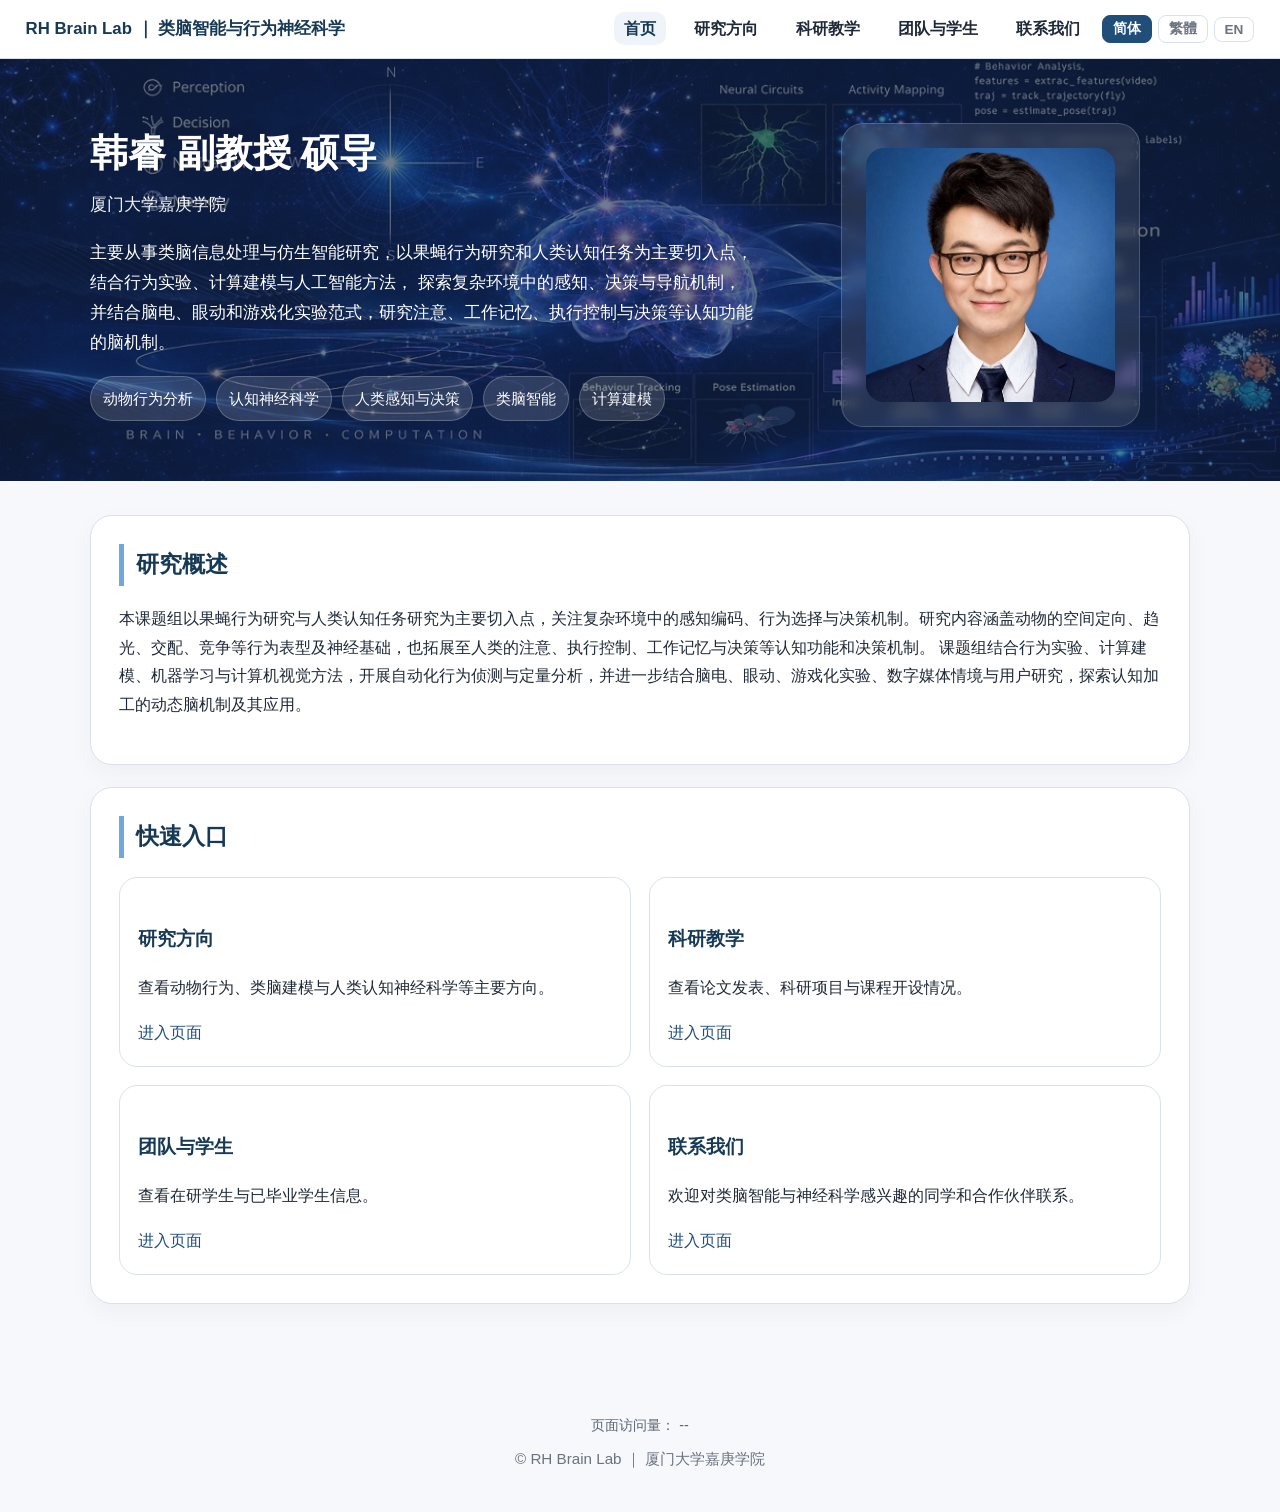
<file: index.html>
<!DOCTYPE html>
<html lang="zh-CN">
<head>
  <meta charset="UTF-8">
  <meta name="viewport" content="width=device-width, initial-scale=1.0">
  <meta name="description" content="RH Brain Lab | 类脑智能与行为神经科学 - 厦门大学嘉庚学院">
  <title>RH Brain Lab | 类脑智能与行为神经科学</title>
  <link rel="canonical" href="https://rhneurosci.github.io/">
  <link rel="stylesheet" href="css/style.css">
  <link rel="icon" type="image/x-icon" href="images/favicon.ico">
  <link rel="icon" type="image/png" sizes="16x16" href="images/favicon-16.png">
  <link rel="icon" type="image/png" sizes="32x32" href="images/favicon-32.png">
  <link rel="icon" type="image/png" sizes="192x192" href="images/favicon-192.png">
  <link rel="apple-touch-icon" href="images/apple-touch-icon.png">
  <meta name="theme-color" content="#0f2a4d">

<style>
  /* Homepage profile card and photo: both reduced to 75% of the previous visual size */
  .hero-card {
    width: 75% !important;
    max-width: 75% !important;
    box-sizing: border-box !important;
    margin-left: auto !important;
    margin-right: auto !important;
  }

  .hero-card .profile-img {
    width: 100% !important;
    max-width: 100% !important;
    height: auto !important;
    display: block !important;
  }

  /* Back-to-top button/icon: same enlarged size across all pages */
  .back-to-top,
  #back-to-top,
  #backToTop,
  .backTop,
  .scroll-top,
  .scroll-to-top,
  .to-top {
    transform: scale(1.5) !important;
    transform-origin: bottom right !important;
  }


  /* Footer page-view counter: shown only on the homepage */
  .footer-pageview-counter {
    margin-bottom: 8px;
    font-size: 0.9rem;
    color: #5b6675;
    text-align: center;
    line-height: 1.6;
    white-space: nowrap;
  }


</style>

</head>
<body>

<header class="site-header">
  <div class="container nav-wrap">
    <div class="brand">
      <span class="lang zh-cn">RH Brain Lab ｜ 类脑智能与行为神经科学</span>
      <span class="lang zh-tw">RH Brain Lab ｜ 類腦智能與行為神經科學</span>
      <span class="lang en">RH Brain Lab ｜ Brain-inspired AI &amp; Behav. Neurosci.</span>
    </div>
    <div class="header-right">
      <nav><ul>
        <li><a href="index.html" class="active">
          <span class="lang zh-cn">首页</span><span class="lang zh-tw">首頁</span><span class="lang en">Home</span>
        </a></li>
        <li><a href="research.html">
          <span class="lang zh-cn">研究方向</span><span class="lang zh-tw">研究方向</span><span class="lang en">Research</span>
        </a></li>
        <li><a href="publications.html">
          <span class="lang zh-cn">科研教学</span><span class="lang zh-tw">科研教學</span><span class="lang en">Publications</span>
        </a></li>
        <li><a href="members.html">
          <span class="lang zh-cn">团队与学生</span><span class="lang zh-tw">團隊與學生</span><span class="lang en">Team</span>
        </a></li>
        <li><a href="contact.html">
          <span class="lang zh-cn">联系我们</span><span class="lang zh-tw">聯繫我們</span><span class="lang en">Contact</span>
        </a></li>
      </ul></nav>
      <div class="lang-toggle">
        <button class="lang-btn active" data-lang="zh-CN">简体</button>
        <button class="lang-btn" data-lang="zh-TW">繁體</button>
        <button class="lang-btn" data-lang="en">EN</button>
      </div>
    </div>
  </div>
</header>

<section class="hero">
  <div class="container hero-grid">
    <div>
      <h1>
        <span class="lang zh-cn">韩睿 副教授 硕导</span>
        <span class="lang zh-tw">韓睿 副教授 碩導</span>
        <span class="lang en">Rui Han, Associate Professor</span>
      </h1>
      <div class="subtitle">
        <span class="lang zh-cn">厦门大学嘉庚学院</span>
        <span class="lang zh-tw">廈門大學嘉庚學院</span>
        <span class="lang en">Xiamen University Tan Kah Kee College</span>
      </div>
      <p class="lead lang zh-cn">
        主要从事类脑信息处理与仿生智能研究，以果蝇行为研究和人类认知任务为主要切入点，结合行为实验、计算建模与人工智能方法，
        探索复杂环境中的感知、决策与导航机制，并结合脑电、眼动和游戏化实验范式，研究注意、工作记忆、执行控制与决策等认知功能的脑机制。
      </p>
      <p class="lead lang zh-tw">
        主要從事類腦信息處理與仿生智能研究，以果蠅行為研究和人類認知任務為主要切入點，結合行為實驗、計算建模與人工智能方法，
        探索複雜環境中的感知、決策與導航機制，並結合腦電、眼動和遊戲化實驗範式，研究注意、工作記憶、執行控制與決策等認知功能的腦機制。
      </p>
      <p class="lead lang en">
        Focusing on brain-inspired information processing and biomimetic intelligence, we use fruit-fly behavior and human cognitive tasks as two major entry points, integrating behavioral experiments, computational modeling, and AI methods to study perception, decision-making, and navigation in complex environments. We also combine electroencephalography, eye tracking, and gamified paradigms to investigate the neural mechanisms of attention, working memory, executive control, and decision-making.
      </p>
      <ul class="tag-list">
        <li class="tag"><span class="lang zh-cn">动物行为分析</span><span class="lang zh-tw">動物行為分析</span><span class="lang en">Animal Behavior Analysis</span></li>
        <li class="tag"><span class="lang zh-cn">认知神经科学</span><span class="lang zh-tw">認知神經科學</span><span class="lang en">Cognitive Neuroscience</span></li>
        <li class="tag"><span class="lang zh-cn">人类感知与决策</span><span class="lang zh-tw">人類感知與決策</span><span class="lang en">Human Perception & Decision-making</span></li>
        <li class="tag"><span class="lang zh-cn">类脑智能</span><span class="lang zh-tw">類腦智能</span><span class="lang en">Brain-inspired AI</span></li>
        <li class="tag"><span class="lang zh-cn">计算建模</span><span class="lang zh-tw">計算建模</span><span class="lang en">Computational Modeling</span></li>
      </ul>
    </div>
    <div class="hero-card">
      <img src="images/profile.jpg" alt="韩睿 Rui Han" class="profile-img">
    </div>
  </div>
</section>

<main>
  <div class="container">

    <section class="section">
      <h2>
        <span class="lang zh-cn">研究概述</span>
        <span class="lang zh-tw">研究概述</span>
        <span class="lang en">Research Overview</span>
      </h2>
      <p class="lang zh-cn">
        本课题组以果蝇行为研究与人类认知任务研究为主要切入点，关注复杂环境中的感知编码、行为选择与决策机制。研究内容涵盖动物的空间定向、趋光、交配、竞争等行为表型及神经基础，也拓展至人类的注意、执行控制、工作记忆与决策等认知功能和决策机制。
        课题组结合行为实验、计算建模、机器学习与计算机视觉方法，开展自动化行为侦测与定量分析，并进一步结合脑电、眼动、游戏化实验、数字媒体情境与用户研究，探索认知加工的动态脑机制及其应用。
      </p>
      <p class="lang zh-tw">
        本課題組以果蠅行為研究與人類認知任務研究為主要切入點，關注複雜環境中的感知編碼、行為選擇與決策機制。研究內容涵蓋動物的空間定向、趨光、交配、競爭等行為表型及神經基礎，也拓展至人類的注意、執行控制、工作記憶與決策等認知功能和決策機制。
        課題組結合行為實驗、計算建模、機器學習與計算機視覺方法，開展自動化行為偵測與定量分析，並進一步結合腦電、眼動、遊戲化實驗、數字媒體情境與用戶研究，探索認知加工的動態腦機制及其應用。
      </p>
      <p class="lang en">
        Our group takes fruit-fly behavior and human cognitive tasks as major entry points to investigate perceptual encoding, behavioral choice, and decision-making in complex environments. Our research covers animal behavioral phenotypes and neural bases, including spatial orientation, phototaxis, mating, and competition, and also extends to human cognitive functions and decision mechanisms such as attention, executive control, working memory, and decision-making.
        By integrating behavioral experiments, computational modeling, machine learning, and computer vision, we develop automated behavioral detection and quantitative-analysis approaches, and further combine electroencephalography, eye tracking, gamified experiments, digital-media contexts, and user research to explore the dynamic neural mechanisms of cognitive processing and their applications.
      </p>
    </section>

    <section class="section">
      <h2>
        <span class="lang zh-cn">快速入口</span>
        <span class="lang zh-tw">快速入口</span>
        <span class="lang en">Quick Links</span>
      </h2>
      <div class="card-grid">
        <div class="card">
          <h3><span class="lang zh-cn">研究方向</span><span class="lang zh-tw">研究方向</span><span class="lang en">Research</span></h3>
          <p class="lang zh-cn">查看动物行为、类脑建模与人类认知神经科学等主要方向。</p>
          <p class="lang zh-tw">查看動物行為、類腦建模與人類認知神經科學等主要方向。</p>
          <p class="lang en">Explore animal behavior, brain-inspired modeling, and human cognitive neuroscience.</p>
          <a href="research.html"><span class="lang zh-cn">进入页面</span><span class="lang zh-tw">進入頁面</span><span class="lang en">Learn more</span></a>
        </div>
        <div class="card">
          <h3><span class="lang zh-cn">科研教学</span><span class="lang zh-tw">科研教學</span><span class="lang en">Publications</span></h3>
          <p class="lang zh-cn">查看论文发表、科研项目与课程开设情况。</p>
          <p class="lang zh-tw">查看論文發表、科研項目與課程開設情況。</p>
          <p class="lang en">View publications, research projects, and courses.</p>
          <a href="publications.html"><span class="lang zh-cn">进入页面</span><span class="lang zh-tw">進入頁面</span><span class="lang en">Learn more</span></a>
        </div>
        <div class="card">
          <h3><span class="lang zh-cn">团队与学生</span><span class="lang zh-tw">團隊與學生</span><span class="lang en">Team</span></h3>
          <p class="lang zh-cn">查看在研学生与已毕业学生信息。</p>
          <p class="lang zh-tw">查看在研學生與已畢業學生信息。</p>
          <p class="lang en">Meet our current and former students.</p>
          <a href="members.html"><span class="lang zh-cn">进入页面</span><span class="lang zh-tw">進入頁面</span><span class="lang en">Learn more</span></a>
        </div>
        <div class="card">
          <h3><span class="lang zh-cn">联系我们</span><span class="lang zh-tw">聯繫我們</span><span class="lang en">Contact</span></h3>
          <p class="lang zh-cn">欢迎对类脑智能与神经科学感兴趣的同学和合作伙伴联系。</p>
          <p class="lang zh-tw">歡迎對類腦智能與神經科學感興趣的同學和合作夥伴聯繫。</p>
          <p class="lang en">Students and collaborators interested in brain-inspired intelligence, neuroscience, and interdisciplinary research are welcome to reach out.</p>
          <a href="contact.html"><span class="lang zh-cn">进入页面</span><span class="lang zh-tw">進入頁面</span><span class="lang en">Learn more</span></a>
        </div>
      </div>
    </section>
  </div>
</main>

<footer>
  <div class="container">
    <div class="footer-pageview-counter">
      <span class="lang zh-cn">页面访问量：</span>
      <span class="lang zh-tw">頁面訪問量：</span>
      <span class="lang en">Page Views: </span>
      <span id="busuanzi_value_site_pv">--</span>
    </div>

    <span class="lang zh-cn">&copy; RH Brain Lab ｜ 厦门大学嘉庚学院</span>
    <span class="lang zh-tw">&copy; RH Brain Lab ｜ 廈門大學嘉庚學院</span>
    <span class="lang en">&copy; RH Brain Lab ｜ Xiamen University Tan Kah Kee College</span>
  </div>
</footer>

<script src="js/main.js"></script>
<script async src="https://busuanzi.ibruce.info/busuanzi/2.3/busuanzi.pure.mini.js"></script>
</body>
</html>
</file>
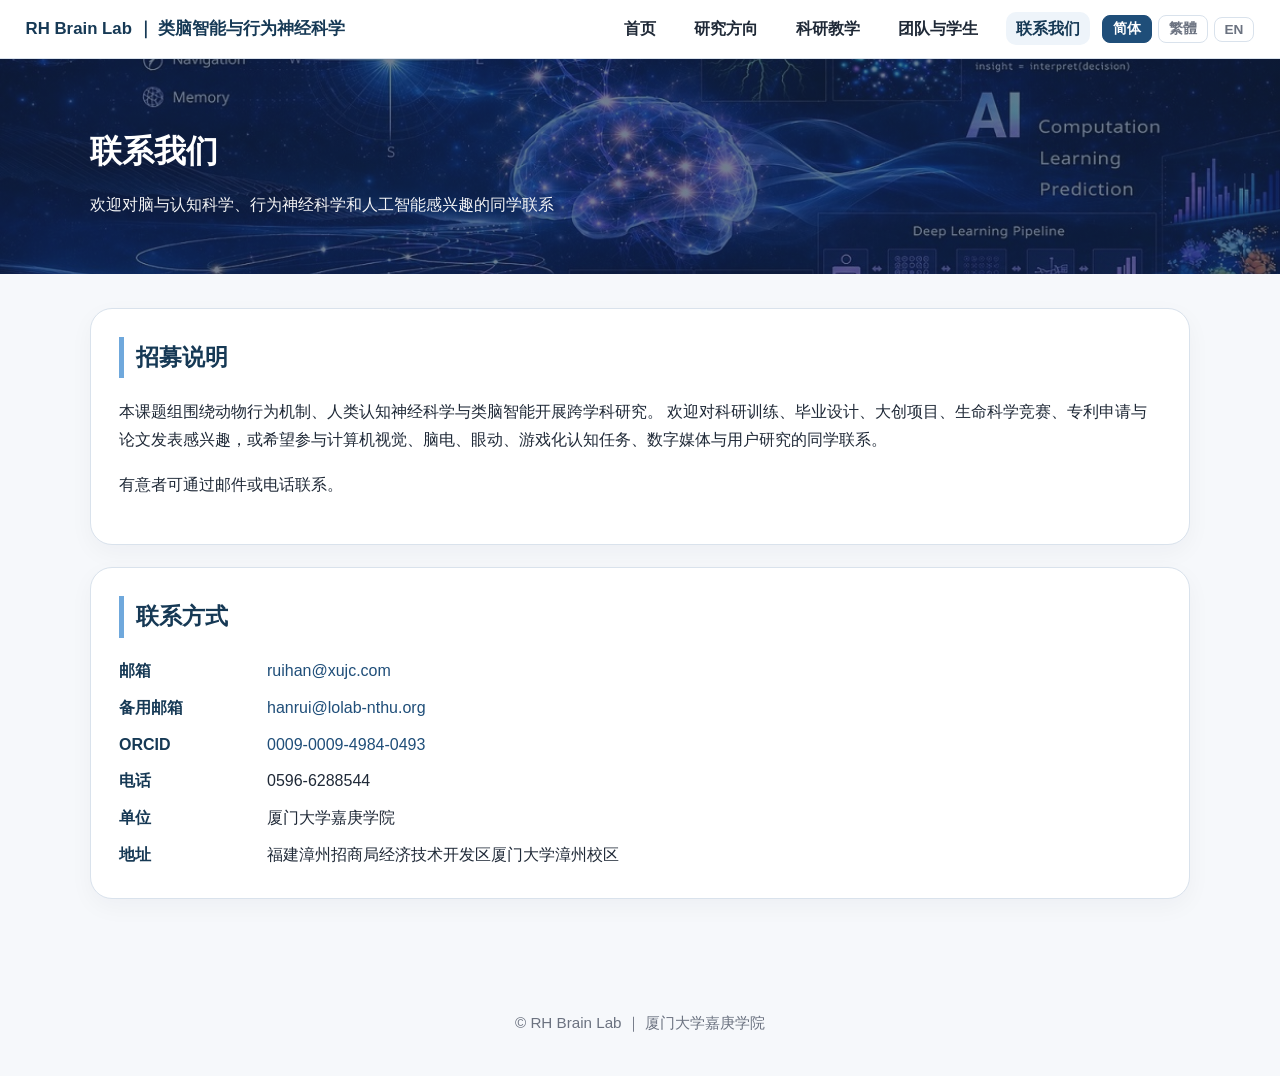
<file: contact.html>
<!DOCTYPE html>
<html lang="zh-CN">
<head>
  <meta charset="UTF-8">
  <meta name="viewport" content="width=device-width, initial-scale=1.0">
  <meta name="description" content="RH Brain Lab | 联系我们 - 厦门大学嘉庚学院">
  <title>RH Brain Lab | 联系我们</title>
  <link rel="canonical" href="https://rhneurosci.github.io/contact.html">
  <link rel="stylesheet" href="css/style.css">
  <link rel="icon" type="image/x-icon" href="images/favicon.ico">
  <link rel="icon" type="image/png" sizes="16x16" href="images/favicon-16.png">
  <link rel="icon" type="image/png" sizes="32x32" href="images/favicon-32.png">
  <link rel="icon" type="image/png" sizes="192x192" href="images/favicon-192.png">
  <link rel="apple-touch-icon" href="images/apple-touch-icon.png">
  <meta name="theme-color" content="#0f2a4d">

<style>
  /* Back-to-top button/icon: same enlarged size across all pages */
  .back-to-top,
  #back-to-top,
  #backToTop,
  .backTop,
  .scroll-top,
  .scroll-to-top,
  .to-top {
    transform: scale(1.5) !important;
    transform-origin: bottom right !important;
  }
</style>

</head>
<body>

<header class="site-header">
  <div class="container nav-wrap">
    <div class="brand">
      <span class="lang zh-cn">RH Brain Lab ｜ 类脑智能与行为神经科学</span>
      <span class="lang zh-tw">RH Brain Lab ｜ 類腦智能與行為神經科學</span>
      <span class="lang en">RH Brain Lab ｜ Brain-inspired AI &amp; Behav. Neurosci.</span>
    </div>
    <div class="header-right">
      <nav><ul>
        <li><a href="index.html"><span class="lang zh-cn">首页</span><span class="lang zh-tw">首頁</span><span class="lang en">Home</span></a></li>
        <li><a href="research.html"><span class="lang zh-cn">研究方向</span><span class="lang zh-tw">研究方向</span><span class="lang en">Research</span></a></li>
        <li><a href="publications.html"><span class="lang zh-cn">科研教学</span><span class="lang zh-tw">科研教學</span><span class="lang en">Publications</span></a></li>
        <li><a href="members.html"><span class="lang zh-cn">团队与学生</span><span class="lang zh-tw">團隊與學生</span><span class="lang en">Team</span></a></li>
        <li><a href="contact.html" class="active"><span class="lang zh-cn">联系我们</span><span class="lang zh-tw">聯繫我們</span><span class="lang en">Contact</span></a></li>
      </ul></nav>
      <div class="lang-toggle">
        <button class="lang-btn active" data-lang="zh-CN">简体</button>
        <button class="lang-btn" data-lang="zh-TW">繁體</button>
        <button class="lang-btn" data-lang="en">EN</button>
      </div>
    </div>
  </div>
</header>

<section class="page-banner">
  <div class="container">
    <h1>
      <span class="lang zh-cn">联系我们</span>
      <span class="lang zh-tw">聯繫我們</span>
      <span class="lang en">Contact Us</span>
    </h1>
    <p>
      <span class="lang zh-cn">欢迎对脑与认知科学、行为神经科学和人工智能感兴趣的同学联系</span>
      <span class="lang zh-tw">歡迎對腦與認知科學、行為神經科學和人工智能感興趣的同學聯繫</span>
      <span class="lang en">Students interested in brain and cognitive science, behavioral neuroscience, and AI are welcome to reach out</span>
    </p>
  </div>
</section>

<main>
  <div class="container">
    <section class="section">
      <h2>
        <span class="lang zh-cn">招募说明</span>
        <span class="lang zh-tw">招募說明</span>
        <span class="lang en">Join Us</span>
      </h2>
      <p class="lang zh-cn">
        本课题组围绕动物行为机制、人类认知神经科学与类脑智能开展跨学科研究。
        欢迎对科研训练、毕业设计、大创项目、生命科学竞赛、专利申请与论文发表感兴趣，或希望参与计算机视觉、脑电、眼动、游戏化认知任务、数字媒体与用户研究的同学联系。
      </p>
      <p class="lang zh-tw">
        本課題組圍繞動物行為機制、人類認知神經科學與類腦智能開展跨學科研究。
        歡迎對科研訓練、畢業設計、大創項目、生命科學競賽、專利申請與論文發表感興趣，或希望參與計算機視覺、腦電、眼動、遊戲化認知任務、數字媒體與用戶研究的同學聯繫。
      </p>
      <p class="lang en">
        Our group conducts interdisciplinary research on animal behavior mechanisms, human cognitive neuroscience, and brain-inspired intelligence.
        Students interested in research training, thesis projects, student innovation projects, life science competitions, patent applications, and paper publication, or in participating in computer vision, electroencephalography, eye tracking, gamified cognitive tasks, digital media, and user research are welcome to contact us.
      </p>
      <p>
        <span class="lang zh-cn">有意者可通过邮件或电话联系。</span>
        <span class="lang zh-tw">有意者可通過郵件或電話聯繫。</span>
        <span class="lang en">Interested candidates may contact us via email or phone.</span>
      </p>
    </section>

    <section class="section">
      <h2>
        <span class="lang zh-cn">联系方式</span>
        <span class="lang zh-tw">聯繫方式</span>
        <span class="lang en">Contact Information</span>
      </h2>
      <div class="kv">
        <div>
          <span class="lang zh-cn">邮箱</span>
          <span class="lang zh-tw">郵箱</span>
          <span class="lang en">Email</span>
        </div>
        <div><a href="mailto:ruihan@xujc.com">ruihan@xujc.com</a></div>

        <div>
          <span class="lang zh-cn">备用邮箱</span>
          <span class="lang zh-tw">備用郵箱</span>
          <span class="lang en">Alt. Email</span>
        </div>
        <div><a href="mailto:hanrui@lolab-nthu.org">hanrui@lolab-nthu.org</a></div>

        <div>ORCID</div>
        <div><a href="https://orcid.org/0009-0009-4984-0493" target="_blank">0009-0009-4984-0493</a></div>

        <div>
          <span class="lang zh-cn">电话</span>
          <span class="lang zh-tw">電話</span>
          <span class="lang en">Phone</span>
        </div>
        <div>0596-6288544</div>

        <div>
          <span class="lang zh-cn">单位</span>
          <span class="lang zh-tw">單位</span>
          <span class="lang en">Affiliation</span>
        </div>
        <div>
          <span class="lang zh-cn">厦门大学嘉庚学院</span>
          <span class="lang zh-tw">廈門大學嘉庚學院</span>
          <span class="lang en">Xiamen University Tan Kah Kee College</span>
        </div>

        <div>
          <span class="lang zh-cn">地址</span>
          <span class="lang zh-tw">地址</span>
          <span class="lang en">Address</span>
        </div>
        <div>
          <span class="lang zh-cn">福建漳州招商局经济技术开发区厦门大学漳州校区</span>
          <span class="lang zh-tw">福建漳州招商局經濟技術開發區廈門大學漳州校區</span>
          <span class="lang en">Xiamen University Zhangzhou Campus, China Merchants Economic and Technological Development Zone, Zhangzhou, Fujian, China</span>
        </div>
      </div>
    </section>
  </div>
</main>

<footer>
  <div class="container">
    <span class="lang zh-cn">&copy; RH Brain Lab ｜ 厦门大学嘉庚学院</span>
    <span class="lang zh-tw">&copy; RH Brain Lab ｜ 廈門大學嘉庚學院</span>
    <span class="lang en">&copy; RH Brain Lab ｜ Xiamen University Tan Kah Kee College</span>
  </div>
</footer>
<script src="js/main.js"></script>
</body>
</html>
</file>
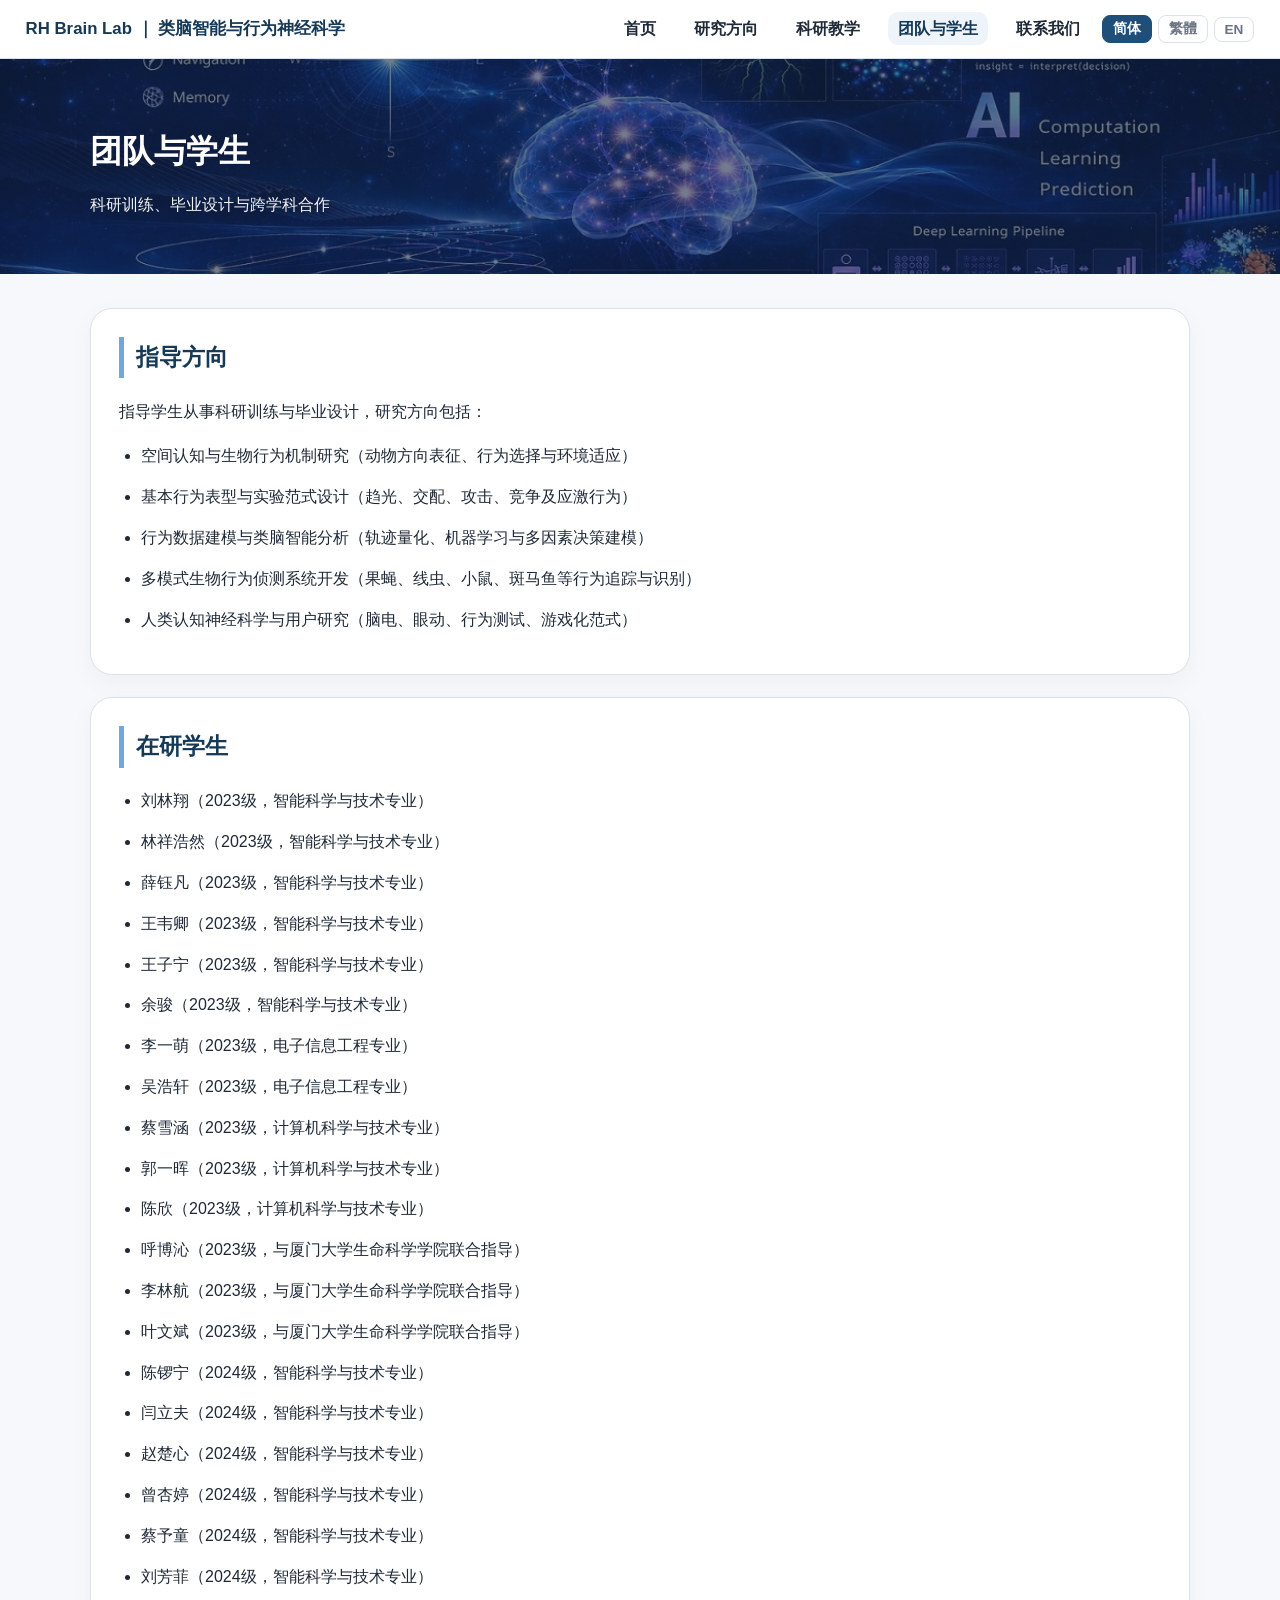
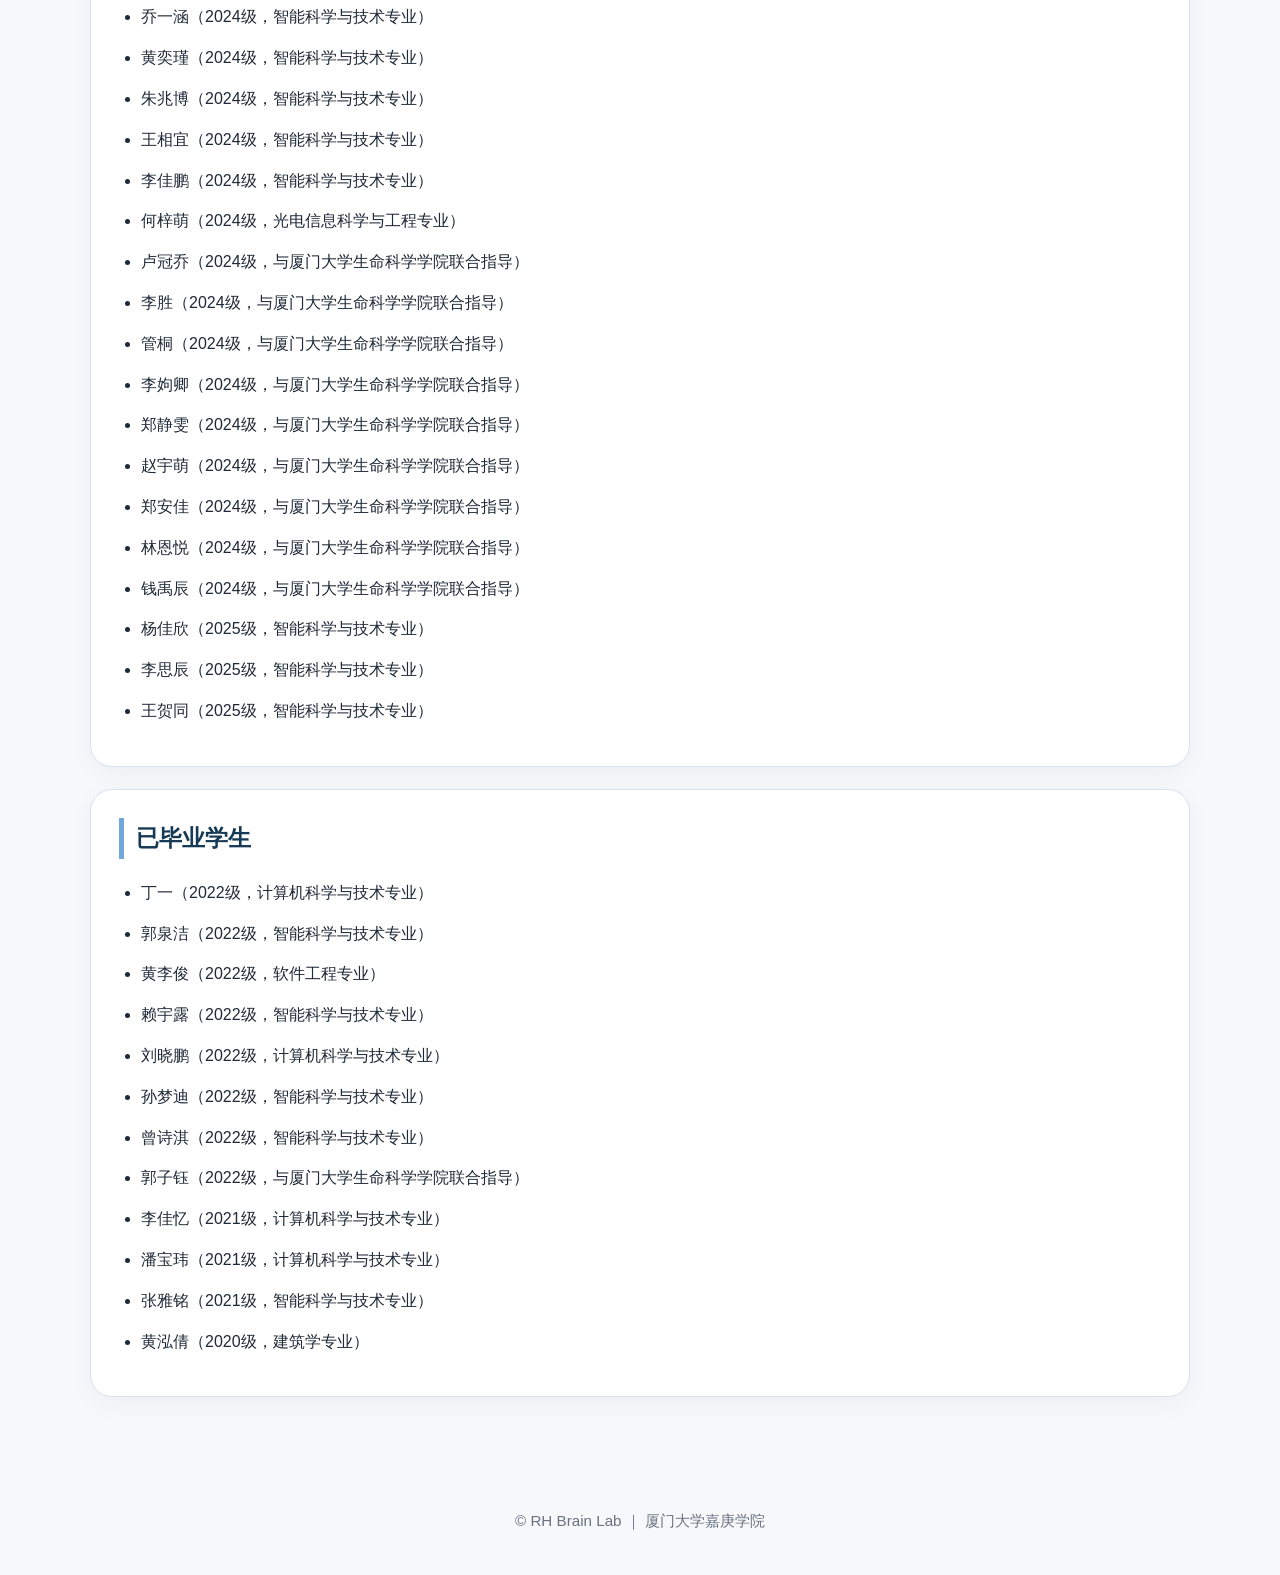
<file: members.html>
<!DOCTYPE html>
<html lang="zh-CN">
<head>
  <meta charset="UTF-8">
  <meta name="viewport" content="width=device-width, initial-scale=1.0">
  <title>RH Brain Lab | 团队与学生</title>
  <link rel="canonical" href="https://rhneurosci.github.io/members.html">
  <link rel="stylesheet" href="css/style.css">
  <link rel="icon" type="image/x-icon" href="images/favicon.ico">
  <link rel="icon" type="image/png" sizes="16x16" href="images/favicon-16.png">
  <link rel="icon" type="image/png" sizes="32x32" href="images/favicon-32.png">
  <link rel="icon" type="image/png" sizes="192x192" href="images/favicon-192.png">
  <link rel="apple-touch-icon" href="images/apple-touch-icon.png">
  <meta name="theme-color" content="#0f2a4d">

<style>
  /* Back-to-top button/icon: same enlarged size across all pages */
  .back-to-top,
  #back-to-top,
  #backToTop,
  .backTop,
  .scroll-top,
  .scroll-to-top,
  .to-top {
    transform: scale(1.5) !important;
    transform-origin: bottom right !important;
  }
</style>


</head>
<body>

<header class="site-header">
  <div class="container nav-wrap">
    <div class="brand">
      <span class="lang zh-cn">RH Brain Lab ｜ 类脑智能与行为神经科学</span>
      <span class="lang zh-tw">RH Brain Lab ｜ 類腦智能與行為神經科學</span>
      <span class="lang en">RH Brain Lab ｜ Brain-inspired AI &amp; Behav. Neurosci.</span>
    </div>
    <div class="header-right">
      <nav><ul>
        <li><a href="index.html"><span class="lang zh-cn">首页</span><span class="lang zh-tw">首頁</span><span class="lang en">Home</span></a></li>
        <li><a href="research.html"><span class="lang zh-cn">研究方向</span><span class="lang zh-tw">研究方向</span><span class="lang en">Research</span></a></li>
        <li><a href="publications.html"><span class="lang zh-cn">科研教学</span><span class="lang zh-tw">科研教學</span><span class="lang en">Publications</span></a></li>
        <li><a href="members.html" class="active"><span class="lang zh-cn">团队与学生</span><span class="lang zh-tw">團隊與學生</span><span class="lang en">Team</span></a></li>
        <li><a href="contact.html"><span class="lang zh-cn">联系我们</span><span class="lang zh-tw">聯繫我們</span><span class="lang en">Contact</span></a></li>
      </ul></nav>
      <div class="lang-toggle">
        <button class="lang-btn active" data-lang="zh-CN">简体</button>
        <button class="lang-btn" data-lang="zh-TW">繁體</button>
        <button class="lang-btn" data-lang="en">EN</button>
      </div>
    </div>
  </div>
</header>

<section class="page-banner">
  <div class="container">
    <h1 class="lang zh-cn">团队与学生</h1>
    <h1 class="lang zh-tw">團隊與學生</h1>
    <h1 class="lang en">Team &amp; Students</h1>
    <p class="lang zh-cn">科研训练、毕业设计与跨学科合作</p>
    <p class="lang zh-tw">科研訓練、畢業設計與跨學科合作</p>
    <p class="lang en">Research Training, Thesis Projects &amp; Interdisciplinary Collaboration</p>
  </div>
</section>

<main>
  <div class="container">

    <!-- ===== 指导方向 ===== -->
    <section class="section">
      <h2 class="lang zh-cn">指导方向</h2>
      <h2 class="lang zh-tw">指導方向</h2>
      <h2 class="lang en">Research Mentoring</h2>

      <p class="lang zh-cn">指导学生从事科研训练与毕业设计，研究方向包括：</p>
      <p class="lang zh-tw">指導學生從事科研訓練與畢業設計，研究方向包括：</p>
      <p class="lang en">Students are mentored in research training and thesis projects across the following areas:</p>

      <ul class="timeline-list lang zh-cn">
        <li>空间认知与生物行为机制研究（动物方向表征、行为选择与环境适应）</li>
        <li>基本行为表型与实验范式设计（趋光、交配、攻击、竞争及应激行为）</li>
        <li>行为数据建模与类脑智能分析（轨迹量化、机器学习与多因素决策建模）</li>
        <li>多模式生物行为侦测系统开发（果蝇、线虫、小鼠、斑马鱼等行为追踪与识别）</li>
              <li>人类认知神经科学与用户研究（脑电、眼动、行为测试、游戏化范式）</li>
      </ul>
      <ul class="timeline-list lang zh-tw">
        <li>空間認知與生物行為機制研究（動物方向表徵、行為選擇與環境適應）</li>
        <li>基本行為表型與實驗範式設計（趨光、交配、攻擊、競爭及應激行為）</li>
        <li>行為數據建模與類腦智能分析（軌跡量化、機器學習與多因素決策建模）</li>
        <li>多模式生物行為偵測系統開發（果蠅、線蟲、小鼠、斑馬魚等行為追蹤與識別）</li>
              <li>人類認知神經科學與用戶研究（脑电、眼動、行為測試、遊戲化範式）</li>
      </ul>
      <ul class="timeline-list lang en">
        <li>Spatial Cognition &amp; Biological Behavior Mechanisms (animal directional representation, behavioral choice &amp; environmental adaptation)</li>
        <li>Behavioral Phenotyping &amp; Experimental Paradigm Design (phototaxis, mating, aggression, competition &amp; stress-related behaviors)</li>
        <li>Behavioral Data Modeling &amp; Brain-inspired Intelligence Analysis (trajectory quantification, machine learning &amp; multi-factor decision modeling)</li>
        <li>Multi-model Behavioral Detection System Development (behavior tracking and recognition in fruit flies, nematodes, mice, zebrafish, and related organisms)</li>
              <li>Human Cognitive Neuroscience & User Research (脑电, eye tracking, behavioral testing, and gamified paradigms)</li>
      </ul>
    </section>

    <!-- ===== 在研学生 ===== -->
    <section class="section">
      <h2 class="lang zh-cn">在研学生</h2>
      <h2 class="lang zh-tw">在研學生</h2>
      <h2 class="lang en">Current Students</h2>

      <ul class="student-list lang zh-cn">
        <li>刘林翔（2023级，智能科学与技术专业）</li>
        <li>林祥浩然（2023级，智能科学与技术专业）</li>
        <li>薛钰凡（2023级，智能科学与技术专业）</li>
        <li>王韦卿（2023级，智能科学与技术专业）</li>
        <li>王子宁（2023级，智能科学与技术专业）</li>
        <li>余骏（2023级，智能科学与技术专业）</li>
        <li>李一萌（2023级，电子信息工程专业）</li>
        <li>吴浩轩（2023级，电子信息工程专业）</li>
        <li>蔡雪涵（2023级，计算机科学与技术专业）</li>
        <li>郭一晖（2023级，计算机科学与技术专业）</li>
        <li>陈欣（2023级，计算机科学与技术专业）</li>
        <li>呼博沁（2023级，与厦门大学生命科学学院联合指导）</li>
        <li>李林航（2023级，与厦门大学生命科学学院联合指导）</li>
        <li>叶文斌（2023级，与厦门大学生命科学学院联合指导）</li>
        <li>陈锣宁（2024级，智能科学与技术专业）</li>
        <li>闫立夫（2024级，智能科学与技术专业）</li>
        <li>赵楚心（2024级，智能科学与技术专业）</li>
        <li>曾杏婷（2024级，智能科学与技术专业）</li>
        <li>蔡予童（2024级，智能科学与技术专业）</li>
        <li>刘芳菲（2024级，智能科学与技术专业）</li>
        <li>乔一涵（2024级，智能科学与技术专业）</li>
        <li>黄奕瑾（2024级，智能科学与技术专业）</li>
        <li>朱兆博（2024级，智能科学与技术专业）</li>
        <li>王相宜（2024级，智能科学与技术专业）</li>
        <li>李佳鹏（2024级，智能科学与技术专业）</li>
        <li>何梓萌（2024级，光电信息科学与工程专业）</li>
        <li>卢冠乔（2024级，与厦门大学生命科学学院联合指导）</li>
        <li>李胜（2024级，与厦门大学生命科学学院联合指导）</li>
        <li>管桐（2024级，与厦门大学生命科学学院联合指导）</li>
        <li>李姁卿（2024级，与厦门大学生命科学学院联合指导）</li>
        <li>郑静雯（2024级，与厦门大学生命科学学院联合指导）</li>
        <li>赵宇萌（2024级，与厦门大学生命科学学院联合指导）</li>
        <li>郑安佳（2024级，与厦门大学生命科学学院联合指导）</li>
        <li>林恩悦（2024级，与厦门大学生命科学学院联合指导）</li>
        <li>钱禹辰（2024级，与厦门大学生命科学学院联合指导）</li>
        <li>杨佳欣（2025级，智能科学与技术专业）</li>
        <li>李思辰（2025级，智能科学与技术专业）</li>
        <li>王贺同（2025级，智能科学与技术专业）</li>
      </ul>
      <ul class="student-list lang zh-tw">
        <li>劉林翔（2023級，智能科學與技術專業）</li>
        <li>林祥浩然（2023級，智能科學與技術專業）</li>
        <li>薛鈺凡（2023級，智能科學與技術專業）</li>
        <li>王韋卿（2023級，智能科學與技術專業）</li>
        <li>王子寧（2023級，智能科學與技術專業）</li>
        <li>余駿（2023級，智能科學與技術專業）</li>
        <li>李一萌（2023級，電子信息工程專業）</li>
        <li>吳浩軒（2023級，電子信息工程專業）</li>
        <li>蔡雪涵（2023級，計算機科學與技術專業）</li>
        <li>郭一暉（2023級，計算機科學與技術專業）</li>
        <li>陳欣（2023級，計算機科學與技術專業）</li>
        <li>呼博沁（2023級，與廈門大學生命科學學院聯合指導）</li>
        <li>李林航（2023級，與廈門大學生命科學學院聯合指導）</li>
        <li>葉文斌（2023級，與廈門大學生命科學學院聯合指導）</li>
        <li>陳鑼寧（2024級，智能科學與技術專業）</li>
        <li>閆立夫（2024級，智能科學與技術專業）</li>
        <li>趙楚心（2024級，智能科學與技術專業）</li>
        <li>曾杏婷（2024級，智能科學與技術專業）</li>
        <li>蔡予童（2024級，智能科學與技術專業）</li>
        <li>劉芳菲（2024級，智能科學與技術專業）</li>
        <li>喬一涵（2024級，智能科學與技術專業）</li>
        <li>黃奕瑾（2024級，智能科學與技術專業）</li>
        <li>朱兆博（2024級，智能科學與技術專業）</li>
        <li>李佳鹏（2024級，智能科學與技術專業）</li>
        <li>王相宜（2024級，智能科學與技術專業）</li>
        <li>何梓萌（2024級，光電信息科學與工程專業）</li>
        <li>盧冠喬（2024級，與廈門大學生命科學學院聯合指導）</li>
        <li>李勝（2024級，與廈門大學生命科學學院聯合指導）</li>
        <li>管桐（2024級，與廈門大學生命科學學院聯合指導）</li>
        <li>李姁卿（2024級，與廈門大學生命科學學院聯合指導）</li>
        <li>鄭靜雯（2024級，與廈門大學生命科學學院聯合指導）</li>
        <li>趙宇萌（2024級，與廈門大學生命科學學院聯合指導）</li>
        <li>鄭安佳（2024級，與廈門大學生命科學學院聯合指導）</li>
        <li>林恩悅（2024級，與廈門大學生命科學學院聯合指導）</li>
        <li>錢禹辰（2024級，與廈門大學生命科學學院聯合指導）</li>
        <li>楊佳欣（2025級，智能科學與技術專業）</li>
        <li>李思辰（2025級，智能科學與技術專業）</li>
        <li>王賀同（2025級，智能科學與技術專業）</li>
      </ul>
      <ul class="student-list lang en">
        <li>Linxiang Liu (Class of 2023, Intelligent Science and Technology)</li>
        <li>Xianghaoran Lin (Class of 2023, Intelligent Science and Technology)</li>
        <li>Yufan Xue (Class of 2023, Intelligent Science and Technology)</li>
        <li>Weiqing Wang (Class of 2023, Intelligent Science and Technology)</li>
        <li>Zining Wang (Class of 2023, Intelligent Science and Technology)</li>
        <li>Jun Yu (Class of 2023, Intelligent Science and Technology)</li>
        <li>Yimeng Li (Class of 2023, Electronic Information Engineering)</li>
        <li>Haoxuan Wu (Class of 2023, Electronic Information Engineering)</li>
        <li>Xuehan Cai (Class of 2023, Computer Science and Technology)</li>
        <li>Yihui Guo (Class of 2023, Computer Science and Technology)</li>
        <li>Xin Chen (Class of 2023, Computer Science and Technology)</li>
        <li>Boqin Hu (Class of 2023, Co-supervised with School of Life Sciences, Xiamen University)</li>
        <li>Linhang Li (Class of 2023, Co-supervised with School of Life Sciences, Xiamen University)</li>
        <li>Wenbin Ye (Class of 2023, Co-supervised with School of Life Sciences, Xiamen University)</li>
        <li>Luoning Chen (Class of 2024, Intelligent Science and Technology)</li>
        <li>Lifu Yan (Class of 2024, Intelligent Science and Technology)</li>
        <li>Chuxin Zhao (Class of 2024, Intelligent Science and Technology)</li>
        <li>Xingting Zeng (Class of 2024, Intelligent Science and Technology)</li>
        <li>Yutong Cai (Class of 2024, Intelligent Science and Technology)</li>
        <li>Fangfei Liu (Class of 2024, Intelligent Science and Technology)</li>
        <li>Yihan Qiao (Class of 2024, Intelligent Science and Technology)</li>
        <li>Yijin Huang (Class of 2024, Intelligent Science and Technology)</li>
        <li>Zhaobo Zhu (Class of 2024, Intelligent Science and Technology)</li>
        <li>Xiangyi Wang (Class of 2024, Intelligent Science and Technology)</li>
        <li>Jiapeng Li (Class of 2024, Intelligent Science and Technology)</li>
        <li>Zimeng He (Class of 2024, Optoelectronic Information Science and Engineering)</li>
        <li>Guanqiao Lu (Class of 2024, Co-supervised with School of Life Sciences, Xiamen University)</li>
        <li>Sheng Li (Class of 2024, Co-supervised with School of Life Sciences, Xiamen University)</li>
        <li>Tong Guan (Class of 2024, Co-supervised with School of Life Sciences, Xiamen University)</li>
        <li>Xuqing Li (Class of 2024, Co-supervised with School of Life Sciences, Xiamen University)</li>
        <li>Jingwen Zheng (Class of 2024, Co-supervised with School of Life Sciences, Xiamen University)</li>
        <li>Yumeng Zhao (Class of 2024, Co-supervised with School of Life Sciences, Xiamen University)</li>
        <li>Anjia Zheng (Class of 2024, Co-supervised with School of Life Sciences, Xiamen University)</li>
        <li>Enyue Lin (Class of 2024, Co-supervised with School of Life Sciences, Xiamen University)</li>
        <li>Yuchen Qian (Class of 2024, Co-supervised with School of Life Sciences, Xiamen University)</li>
        <li>Jiaxin Yang (Class of 2025, Intelligent Science and Technology)</li>
        <li>Sichen Li (Class of 2025, Intelligent Science and Technology)</li>
        <li>Hetong Wang (Class of 2025, Intelligent Science and Technology)</li>
      </ul>
    </section>

    <!-- ===== 已毕业学生 ===== -->
    <section class="section">
      <h2 class="lang zh-cn">已毕业学生</h2>
      <h2 class="lang zh-tw">已畢業學生</h2>
      <h2 class="lang en">Alumni</h2>

      <ul class="student-list lang zh-cn">
        <li>丁一（2022级，计算机科学与技术专业）</li>
        <li>郭泉洁（2022级，智能科学与技术专业）</li>
        <li>黄李俊（2022级，软件工程专业）</li>
        <li>赖宇露（2022级，智能科学与技术专业）</li>
        <li>刘晓鹏（2022级，计算机科学与技术专业）</li>
        <li>孙梦迪（2022级，智能科学与技术专业）</li>
        <li>曾诗淇（2022级，智能科学与技术专业）</li>
        <li>郭子钰（2022级，与厦门大学生命科学学院联合指导）</li>
        <li>李佳忆（2021级，计算机科学与技术专业）</li>
        <li>潘宝玮（2021级，计算机科学与技术专业）</li>
        <li>张雅铭（2021级，智能科学与技术专业）</li>
        <li>黄泓倩（2020级，建筑学专业）</li>
      </ul>
      <ul class="student-list lang zh-tw">
        <li>丁一（2022級，計算機科學與技術專業）</li>
        <li>郭泉潔（2022級，智能科學與技術專業）</li>
        <li>黃李俊（2022級，軟件工程專業）</li>
        <li>賴宇露（2022級，智能科學與技術專業）</li>
        <li>劉曉鵬（2022級，計算機科學與技術專業）</li>
        <li>孫夢迪（2022級，智能科學與技術專業）</li>
        <li>曾詩淇（2022級，智能科學與技術專業）</li>
        <li>郭子鈺（2022級，與廈門大學生命科學學院聯合指導）</li>
        <li>李佳憶（2021級，計算機科學與技術專業）</li>
        <li>潘寶瑋（2021級，計算機科學與技術專業）</li>
        <li>張雅銘（2021級，智能科學與技術專業）</li>
        <li>黃泓倩（2020級，建築學專業）</li>
      </ul>
      <ul class="student-list lang en">
        <li>Yi Ding (Class of 2022, Computer Science and Technology)</li>
        <li>Quanjie Guo (Class of 2022, Intelligent Science and Technology)</li>
        <li>Lijun Huang (Class of 2022, Software Engineering)</li>
        <li>Yulu Lai (Class of 2022, Intelligent Science and Technology)</li>
        <li>Xiaopeng Liu (Class of 2022, Computer Science and Technology)</li>
        <li>Mengdi Sun (Class of 2022, Intelligent Science and Technology)</li>
        <li>Shiqi Zeng (Class of 2022, Intelligent Science and Technology)</li>
        <li>Ziyu Guo (Class of 2022, Co-supervised with School of Life Sciences, Xiamen University)</li>
        <li>Jiayi Li (Class of 2021, Computer Science and Technology)</li>
        <li>Baowei Pan (Class of 2021, Computer Science and Technology)</li>
        <li>Yaming Zhang (Class of 2021, Intelligent Science and Technology)</li>
        <li>Hongqian Huang (Class of 2020, Architecture)</li>
      </ul>
    </section>

  </div>
</main>

<footer>
  <div class="container">
    <span class="lang zh-cn">&copy; RH Brain Lab ｜ 厦门大学嘉庚学院</span>
    <span class="lang zh-tw">&copy; RH Brain Lab ｜ 廈門大學嘉庚學院</span>
    <span class="lang en">&copy; RH Brain Lab ｜ Xiamen University Tan Kah Kee College</span>
  </div>
</footer>
<script src="js/main.js"></script>

</body>
</html>
</file>
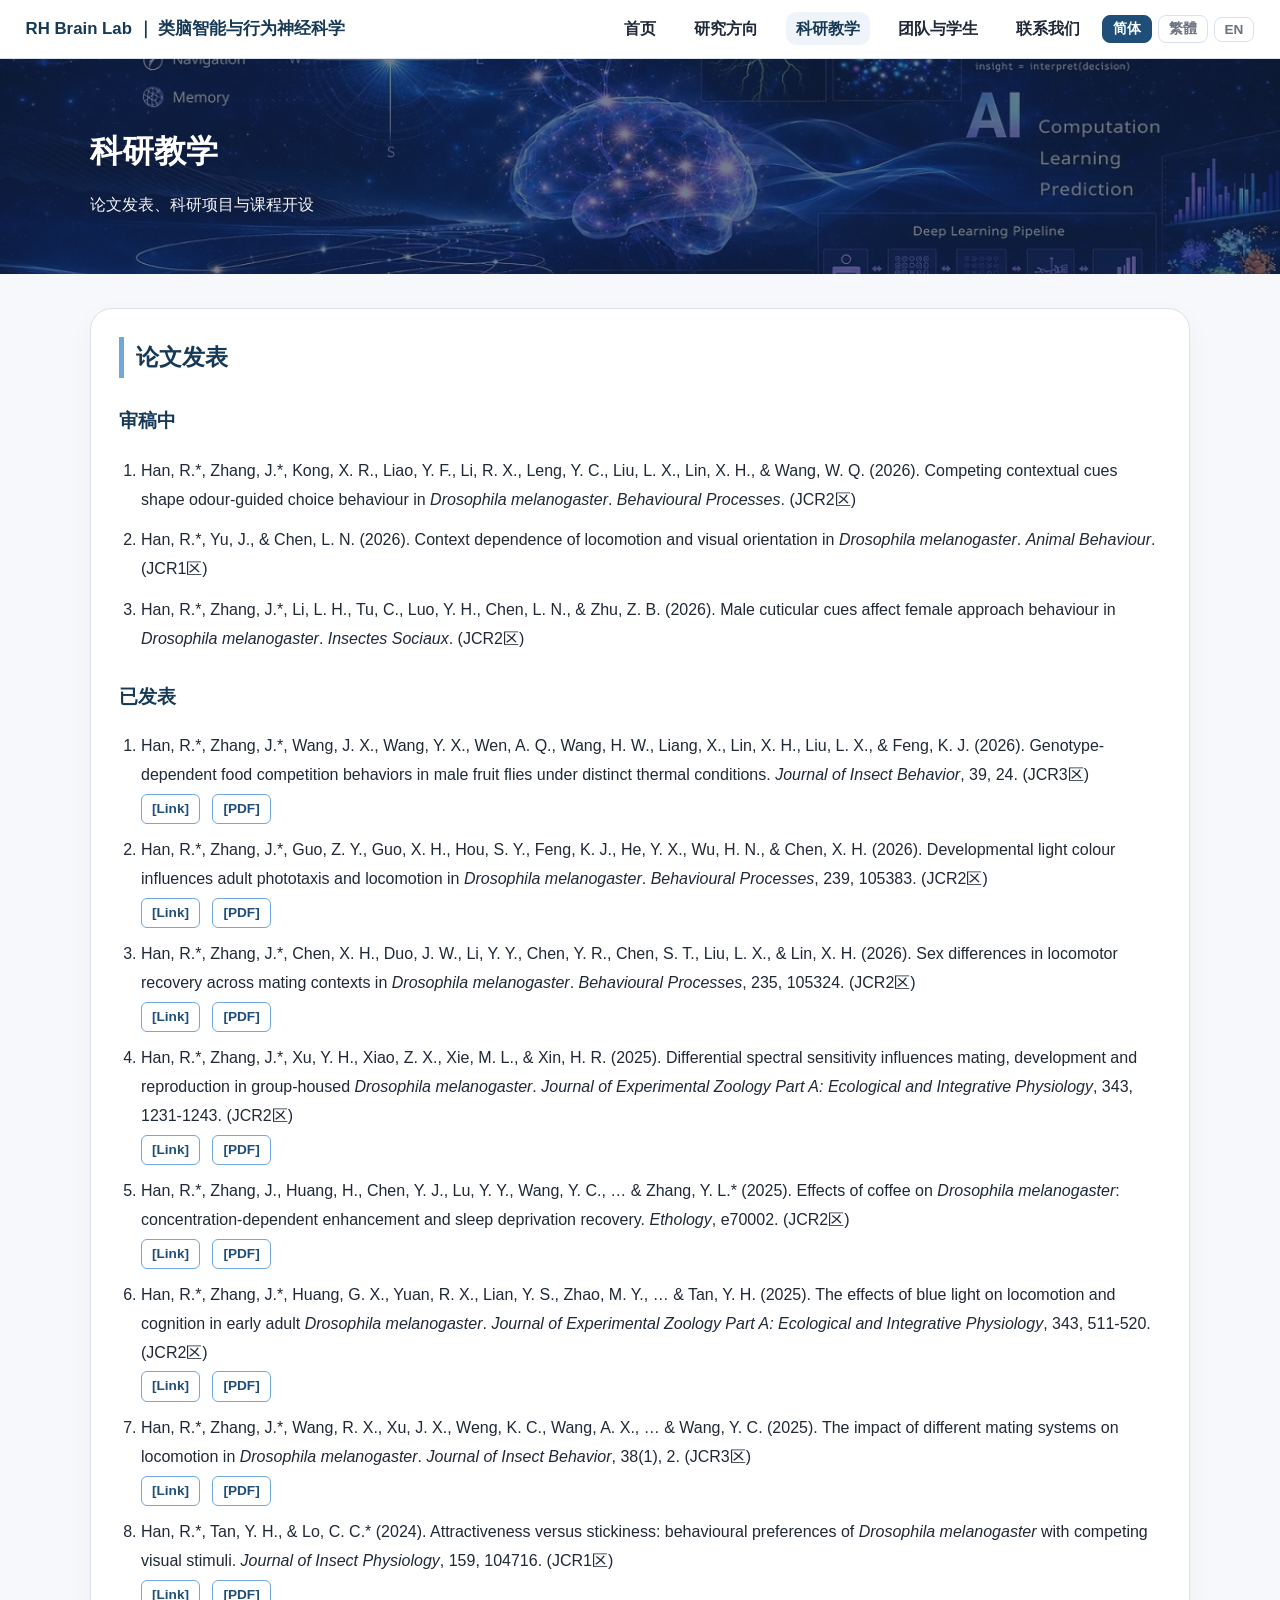
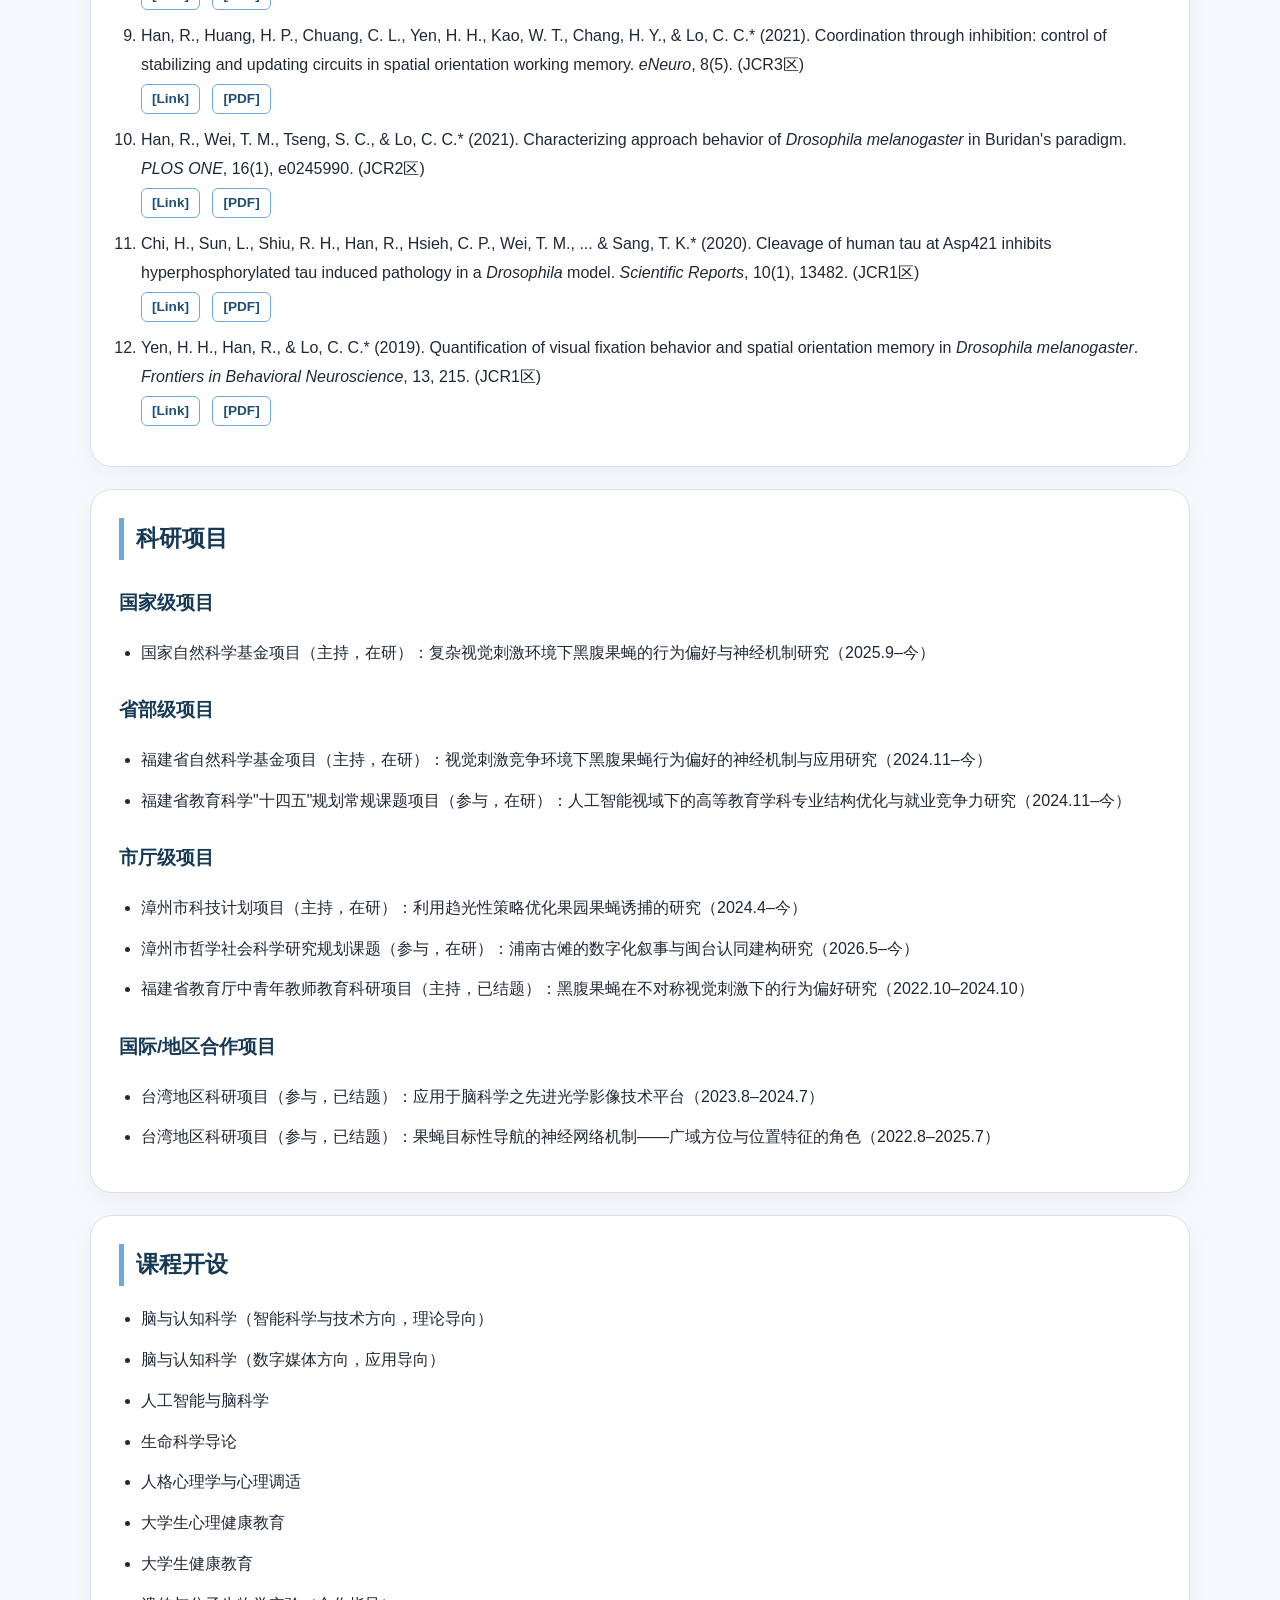
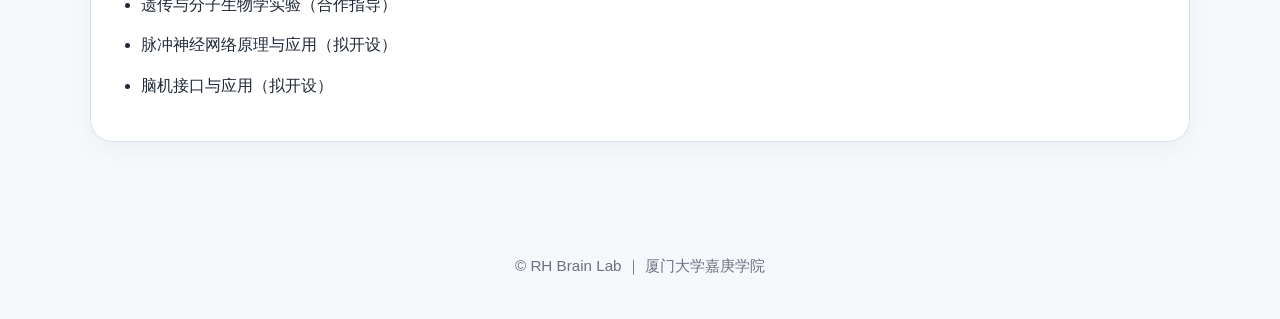
<file: publications.html>
<!DOCTYPE html>
<html lang="zh-CN">
<head>
  <meta charset="UTF-8">
  <meta name="viewport" content="width=device-width, initial-scale=1.0">
  <title>RH Brain Lab | 科研教学</title>
  <link rel="canonical" href="https://rhneurosci.github.io/publications.html">
  <link rel="stylesheet" href="css/style.css">
  <link rel="icon" type="image/x-icon" href="images/favicon.ico">
  <link rel="icon" type="image/png" sizes="16x16" href="images/favicon-16.png">
  <link rel="icon" type="image/png" sizes="32x32" href="images/favicon-32.png">
  <link rel="icon" type="image/png" sizes="192x192" href="images/favicon-192.png">
  <link rel="apple-touch-icon" href="images/apple-touch-icon.png">
  <meta name="theme-color" content="#0f2a4d">

<style>
  /* Back-to-top button/icon: same enlarged size across all pages */
  .back-to-top,
  #back-to-top,
  #backToTop,
  .backTop,
  .scroll-top,
  .scroll-to-top,
  .to-top {
    transform: scale(1.5) !important;
    transform-origin: bottom right !important;
  }
</style>

</head>
<body>

<header class="site-header">
  <div class="container nav-wrap">
    <div class="brand">
      <span class="lang zh-cn">RH Brain Lab ｜ 类脑智能与行为神经科学</span>
      <span class="lang zh-tw">RH Brain Lab ｜ 類腦智能與行為神經科學</span>
      <span class="lang en">RH Brain Lab ｜ Brain-inspired AI &amp; Behav. Neurosci.</span>
    </div>
    <div class="header-right">
      <nav><ul>
        <li><a href="index.html"><span class="lang zh-cn">首页</span><span class="lang zh-tw">首頁</span><span class="lang en">Home</span></a></li>
        <li><a href="research.html"><span class="lang zh-cn">研究方向</span><span class="lang zh-tw">研究方向</span><span class="lang en">Research</span></a></li>
        <li><a href="publications.html" class="active"><span class="lang zh-cn">科研教学</span><span class="lang zh-tw">科研教學</span><span class="lang en">Publications</span></a></li>
        <li><a href="members.html"><span class="lang zh-cn">团队与学生</span><span class="lang zh-tw">團隊與學生</span><span class="lang en">Team</span></a></li>
        <li><a href="contact.html"><span class="lang zh-cn">联系我们</span><span class="lang zh-tw">聯繫我們</span><span class="lang en">Contact</span></a></li>
      </ul></nav>
      <div class="lang-toggle">
        <button class="lang-btn active" data-lang="zh-CN">简体</button>
        <button class="lang-btn" data-lang="zh-TW">繁體</button>
        <button class="lang-btn" data-lang="en">EN</button>
      </div>
    </div>
  </div>
</header>

<section class="page-banner">
  <div class="container">
    <h1>
      <span class="lang zh-cn">科研教学</span>
      <span class="lang zh-tw">科研教學</span>
      <span class="lang en">Publications &amp; Teaching</span>
    </h1>
    <p>
      <span class="lang zh-cn">论文发表、科研项目与课程开设</span>
      <span class="lang zh-tw">論文發表、科研項目與課程開設</span>
      <span class="lang en">Papers, Research Projects &amp; Courses</span>
    </p>
  </div>
</section>

<main>
  <div class="container">

    <!-- ======== 论文发表 ======== -->
    <section class="section">
      <h2>
        <span class="lang zh-cn">论文发表</span>
        <span class="lang zh-tw">論文發表</span>
        <span class="lang en">Publications</span>
      </h2>

      <h3>
        <span class="lang zh-cn">审稿中</span>
        <span class="lang zh-tw">審稿中</span>
        <span class="lang en">Under Review</span>
      </h3>
      <ol class="pub-list">
        <li>
          Han, R.*, Zhang, J.*, Kong, X. R., Liao, Y. F., Li, R. X., Leng, Y. C., Liu, L. X., Lin, X. H., &amp; Wang, W. Q. (2026). Competing contextual cues shape odour-guided choice behaviour in <em>Drosophila melanogaster</em>. <em>Behavioural Processes</em>. (<span class="lang zh-cn">JCR2区</span><span class="lang zh-tw">JCR2區</span><span class="lang en">JCR Q2</span>)
        </li>
        <li>
          Han, R.*, Yu, J., &amp; Chen, L. N. (2026). Context dependence of locomotion and visual orientation in <em>Drosophila melanogaster</em>. <em>Animal Behaviour</em>. (<span class="lang zh-cn">JCR1区</span><span class="lang zh-tw">JCR1區</span><span class="lang en">JCR Q1</span>)
        </li>
        <li>
          Han, R.*, Zhang, J.*, Li, L. H., Tu, C., Luo, Y. H., Chen, L. N., &amp; Zhu, Z. B. (2026). Male cuticular cues affect female approach behaviour in <em>Drosophila melanogaster</em>. <em>Insectes Sociaux</em>. (<span class="lang zh-cn">JCR2区</span><span class="lang zh-tw">JCR2區</span><span class="lang en">JCR Q2</span>)
        </li>
      </ol>

      <h3>
        <span class="lang zh-cn">已发表</span>
        <span class="lang zh-tw">已發表</span>
        <span class="lang en">Published</span>
      </h3>
      <ol class="pub-list">
        <!-- Paper 12 -->
        <li>
          Han, R.*, Zhang, J.*, Wang, J. X., Wang, Y. X., Wen, A. Q., Wang, H. W., Liang, X., Lin, X. H., Liu, L. X., &amp; Feng, K. J. (2026). Genotype-dependent food competition behaviors in male fruit flies under distinct thermal conditions. <em>Journal of Insect Behavior</em>, 39, 24. (<span class="lang zh-cn">JCR3区</span><span class="lang zh-tw">JCR3區</span><span class="lang en">JCR Q3</span>)
          <div class="pub-links">
            <a href="https://doi.org/10.1007/s10905-026-09919-z" target="_blank">[Link]</a>
            <a href="pdfs/Han2026_JInsectBehav_FoodCompetition.pdf" target="_blank">[PDF]</a>
          </div>
        </li>
        <!-- Paper 11 -->
        <li>
          Han, R.*, Zhang, J.*, Guo, Z. Y., Guo, X. H., Hou, S. Y., Feng, K. J., He, Y. X., Wu, H. N., &amp; Chen, X. H. (2026). Developmental light colour influences adult phototaxis and locomotion in <em>Drosophila melanogaster</em>. <em>Behavioural Processes</em>, 239, 105383. (<span class="lang zh-cn">JCR2区</span><span class="lang zh-tw">JCR2區</span><span class="lang en">JCR Q2</span>)
          <div class="pub-links">
            <a href="https://doi.org/10.1016/j.beproc.2026.105383" target="_blank">[Link]</a>
            <a href="pdfs/Han2026_BehavProcesses_Dev.pdf" target="_blank">[PDF]</a>
          </div>
        </li>
        <!-- Paper 1 -->
        <li>
          Han, R.*, Zhang, J.*, Chen, X. H., Duo, J. W., Li, Y. Y., Chen, Y. R., Chen, S. T., Liu, L. X., &amp; Lin, X. H. (2026). Sex differences in locomotor recovery across mating contexts in <em>Drosophila melanogaster</em>. <em>Behavioural Processes</em>, 235, 105324. (<span class="lang zh-cn">JCR2区</span><span class="lang zh-tw">JCR2區</span><span class="lang en">JCR Q2</span>)
          <div class="pub-links">
            <a href="https://www.sciencedirect.com/science/article/pii/S037663572500186X" target="_blank">[Link]</a>
            <a href="pdfs/Han2026_BehavProcesses_SexDifferences.pdf" target="_blank">[PDF]</a>
          </div>
        </li>
        <!-- Paper 2 -->
        <li>
          Han, R.*, Zhang, J.*, Xu, Y. H., Xiao, Z. X., Xie, M. L., &amp; Xin, H. R. (2025). Differential spectral sensitivity influences mating, development and reproduction in group-housed <em>Drosophila melanogaster</em>. <em>Journal of Experimental Zoology Part A: Ecological and Integrative Physiology</em>, 343, 1231-1243. (<span class="lang zh-cn">JCR2区</span><span class="lang zh-tw">JCR2區</span><span class="lang en">JCR Q2</span>)
          <div class="pub-links">
            <a href="https://onlinelibrary.wiley.com/doi/abs/10.1002/jez.70037" target="_blank">[Link]</a>
            <a href="pdfs/Han2025_JExpZoolA_SpectralSensitivity.pdf" target="_blank">[PDF]</a>
          </div>
        </li>
        <!-- Paper 3 -->
        <li>
          Han, R.*, Zhang, J., Huang, H., Chen, Y. J., Lu, Y. Y., Wang, Y. C., … &amp; Zhang, Y. L.* (2025). Effects of coffee on <em>Drosophila melanogaster</em>: concentration-dependent enhancement and sleep deprivation recovery. <em>Ethology</em>, e70002. (<span class="lang zh-cn">JCR2区</span><span class="lang zh-tw">JCR2區</span><span class="lang en">JCR Q2</span>)
          <div class="pub-links">
            <a href="https://onlinelibrary.wiley.com/doi/10.1111/eth.70002" target="_blank">[Link]</a>
            <a href="pdfs/Han2025_Ethology_Coffee.pdf" target="_blank">[PDF]</a>
          </div>
        </li>
        <!-- Paper 4 -->
        <li>
          Han, R.*, Zhang, J.*, Huang, G. X., Yuan, R. X., Lian, Y. S., Zhao, M. Y., … &amp; Tan, Y. H. (2025). The effects of blue light on locomotion and cognition in early adult <em>Drosophila melanogaster</em>. <em>Journal of Experimental Zoology Part A: Ecological and Integrative Physiology</em>, 343, 511-520. (<span class="lang zh-cn">JCR2区</span><span class="lang zh-tw">JCR2區</span><span class="lang en">JCR Q2</span>)
          <div class="pub-links">
            <a href="https://onlinelibrary.wiley.com/doi/10.1002/jez.2900" target="_blank">[Link]</a>
            <a href="pdfs/Han2025_JExpZoolA_BlueLight.pdf" target="_blank">[PDF]</a>
          </div>
        </li>
        <!-- Paper 5 -->
        <li>
          Han, R.*, Zhang, J.*, Wang, R. X., Xu, J. X., Weng, K. C., Wang, A. X., … &amp; Wang, Y. C. (2025). The impact of different mating systems on locomotion in <em>Drosophila melanogaster</em>. <em>Journal of Insect Behavior</em>, 38(1), 2. (<span class="lang zh-cn">JCR3区</span><span class="lang zh-tw">JCR3區</span><span class="lang en">JCR Q3</span>)
          <div class="pub-links">
            <a href="https://link.springer.com/article/10.1007/s10905-024-09866-7" target="_blank">[Link]</a>
            <a href="pdfs/Han2025_JInsectBehav_MatingSystems.pdf" target="_blank">[PDF]</a>
          </div>
        </li>
        <!-- Paper 6 -->
        <li>
          Han, R.*, Tan, Y. H., &amp; Lo, C. C.* (2024). Attractiveness versus stickiness: behavioural preferences of <em>Drosophila melanogaster</em> with competing visual stimuli. <em>Journal of Insect Physiology</em>, 159, 104716. (<span class="lang zh-cn">JCR1区</span><span class="lang zh-tw">JCR1區</span><span class="lang en">JCR Q1</span>)
          <div class="pub-links">
            <a href="https://www.sciencedirect.com/science/article/pii/S0022191024001045" target="_blank">[Link]</a>
            <a href="pdfs/Han2024_JInsectPhysiol_Attractiveness.pdf" target="_blank">[PDF]</a>
          </div>
        </li>
        <!-- Paper 7 -->
        <li>
          Han, R., Huang, H. P., Chuang, C. L., Yen, H. H., Kao, W. T., Chang, H. Y., &amp; Lo, C. C.* (2021). Coordination through inhibition: control of stabilizing and updating circuits in spatial orientation working memory. <em>eNeuro</em>, 8(5). (<span class="lang zh-cn">JCR3区</span><span class="lang zh-tw">JCR3區</span><span class="lang en">JCR Q3</span>)
          <div class="pub-links">
            <a href="https://www.eneuro.org/content/8/5/ENEURO.0537-20.2021" target="_blank">[Link]</a>
            <a href="pdfs/Han2021_eNeuro_Coordination.pdf" target="_blank">[PDF]</a>
          </div>
        </li>
        <!-- Paper 8 -->
        <li>
          Han, R., Wei, T. M., Tseng, S. C., &amp; Lo, C. C.* (2021). Characterizing approach behavior of <em>Drosophila melanogaster</em> in Buridan's paradigm. <em>PLOS ONE</em>, 16(1), e0245990. (<span class="lang zh-cn">JCR2区</span><span class="lang zh-tw">JCR2區</span><span class="lang en">JCR Q2</span>)
          <div class="pub-links">
            <a href="https://journals.plos.org/plosone/article?id=10.1371/journal.pone.0245990" target="_blank">[Link]</a>
            <a href="pdfs/Han2021_PLOSONE_Approach.pdf" target="_blank">[PDF]</a>
          </div>
        </li>
        <!-- Paper 9 -->
        <li>
          Chi, H., Sun, L., Shiu, R. H., Han, R., Hsieh, C. P., Wei, T. M., ... &amp; Sang, T. K.* (2020). Cleavage of human tau at Asp421 inhibits hyperphosphorylated tau induced pathology in a <em>Drosophila</em> model. <em>Scientific Reports</em>, 10(1), 13482. (<span class="lang zh-cn">JCR1区</span><span class="lang zh-tw">JCR1區</span><span class="lang en">JCR Q1</span>)
          <div class="pub-links">
            <a href="https://www.nature.com/articles/s41598-020-70423-1" target="_blank">[Link]</a>
            <a href="pdfs/Chi2020_SciRep_HumanTau.pdf" target="_blank">[PDF]</a>
          </div>
        </li>
        <!-- Paper 10 -->
        <li>
          Yen, H. H., Han, R., &amp; Lo, C. C.* (2019). Quantification of visual fixation behavior and spatial orientation memory in <em>Drosophila melanogaster</em>. <em>Frontiers in Behavioral Neuroscience</em>, 13, 215. (<span class="lang zh-cn">JCR1区</span><span class="lang zh-tw">JCR1區</span><span class="lang en">JCR Q1</span>)
          <div class="pub-links">
            <a href="https://www.frontiersin.org/journals/behavioral-neuroscience/articles/10.3389/fnbeh.2019.00215/full" target="_blank">[Link]</a>
            <a href="pdfs/Yen2019_FrontBehavNeurosci_VisualFixation.pdf" target="_blank">[PDF]</a>
          </div>
        </li>
      </ol>
    </section>

    <!-- ======== 科研项目 ======== -->
    <section class="section">
      <h2>
        <span class="lang zh-cn">科研项目</span>
        <span class="lang zh-tw">科研項目</span>
        <span class="lang en">Research Projects</span>
      </h2>

      <h3>
        <span class="lang zh-cn">国家级项目</span>
        <span class="lang zh-tw">國家級項目</span>
        <span class="lang en">National Projects</span>
      </h3>
      <ul class="timeline-list">
        <li>
          <span class="lang zh-cn">国家自然科学基金项目（主持，在研）：复杂视觉刺激环境下黑腹果蝇的行为偏好与神经机制研究（2025.9–今）</span>
          <span class="lang zh-tw">國家自然科學基金項目（主持，在研）：複雜視覺刺激環境下黑腹果蠅的行為偏好與神經機制研究（2025.9–今）</span>
          <span class="lang en">National Natural Science Foundation of China (PI, Active): Behavioral preferences and neural mechanisms of <em>Drosophila melanogaster</em> under complex visual stimulus environments (2025.9–present)</span>
        </li>
      </ul>

      <h3>
        <span class="lang zh-cn">省部级项目</span>
        <span class="lang zh-tw">省部級項目</span>
        <span class="lang en">Provincial Projects</span>
      </h3>
      <ul class="timeline-list">
        <li>
          <span class="lang zh-cn">福建省自然科学基金项目（主持，在研）：视觉刺激竞争环境下黑腹果蝇行为偏好的神经机制与应用研究（2024.11–今）</span>
          <span class="lang zh-tw">福建省自然科學基金項目（主持，在研）：視覺刺激競爭環境下黑腹果蠅行為偏好的神經機制與應用研究（2024.11–今）</span>
          <span class="lang en">Fujian Provincial Natural Science Foundation (PI, Active): Neural mechanisms and applications of behavioral preferences of <em>Drosophila melanogaster</em> under competing visual stimuli (2024.11–present)</span>
        </li>
        <li>
          <span class="lang zh-cn">福建省教育科学"十四五"规划常规课题项目（参与，在研）：人工智能视域下的高等教育学科专业结构优化与就业竞争力研究（2024.11–今）</span>
          <span class="lang zh-tw">福建省教育科學「十四五」規劃常規課題項目（參與，在研）：人工智能視域下的高等教育學科專業結構優化與就業競爭力研究（2024.11–今）</span>
          <span class="lang en">Fujian Provincial Education Science "14th Five-Year Plan" Project (Co-PI, Active): Optimization of higher education disciplinary structure and employment competitiveness from an AI perspective (2024.11–present)</span>
        </li>
      </ul>

      <h3>
        <span class="lang zh-cn">市厅级项目</span>
        <span class="lang zh-tw">市廳級項目</span>
        <span class="lang en">Municipal Projects</span>
      </h3>
      <ul class="timeline-list">
        <li>
          <span class="lang zh-cn">漳州市科技计划项目（主持，在研）：利用趋光性策略优化果园果蝇诱捕的研究（2024.4–今）</span>
          <span class="lang zh-tw">漳州市科技計劃項目（主持，在研）：利用趨光性策略優化果園果蠅誘捕的研究（2024.4–今）</span>
          <span class="lang en">Zhangzhou Municipal Science and Technology Project (PI, Active): Optimizing orchard fruit fly trapping using phototaxis strategies (2024.4–present)</span>
        </li>
        <li>
          <span class="lang zh-cn">漳州市哲学社会科学研究规划课题（参与，在研）：浦南古傩的数字化叙事与闽台认同建构研究（2026.5–今）</span>
          <span class="lang zh-tw">漳州市哲學社會科學研究規劃課題（參與，在研）：浦南古儺的數字化敘事與閩台認同建構研究（2026.5–今）</span>
          <span class="lang en">Zhangzhou Philosophy and Social Science Research Planning Project (Co-PI, Active): Digital narratives of Punan ancient Nuo and the construction of Fujian–Taiwan identity (2026.5–present)</span>
        </li>
        <li>
          <span class="lang zh-cn">福建省教育厅中青年教师教育科研项目（主持，已结题）：黑腹果蝇在不对称视觉刺激下的行为偏好研究（2022.10–2024.10）</span>
          <span class="lang zh-tw">福建省教育廳中青年教師教育科研項目（主持，已結題）：黑腹果蠅在不對稱視覺刺激下的行為偏好研究（2022.10–2024.10）</span>
          <span class="lang en">Fujian Provincial Department of Education Research Project for Young &amp; Middle-aged Teachers (PI, Completed): Behavioral preferences of <em>Drosophila melanogaster</em> under asymmetric visual stimuli (2022.10–2024.10)</span>
        </li>
      </ul>

      <h3>
        <span class="lang zh-cn">国际/地区合作项目</span>
        <span class="lang zh-tw">國際/地區合作項目</span>
        <span class="lang en">International Collaboration</span>
      </h3>
      <ul class="timeline-list">
        <li>
          <span class="lang zh-cn">台湾地区科研项目（参与，已结题）：应用于脑科学之先进光学影像技术平台（2023.8–2024.7）</span>
          <span class="lang zh-tw">台灣地區科研項目（參與，已結題）：應用於腦科學之先進光學影像技術平台（2023.8–2024.7）</span>
          <span class="lang en">Taiwan Regional Research Project (Co-PI, Completed): Advanced optical imaging technology platform for applications in brain science (2023.8–2024.7)</span>
        </li>
        <li>
          <span class="lang zh-cn">台湾地区科研项目（参与，已结题）：果蝇目标性导航的神经网络机制——广域方位与位置特征的角色（2022.8–2025.7）</span>
          <span class="lang zh-tw">台灣地區科研項目（參與，已結題）：果蠅目標性導航的神經網路機制——廣域方位與位置特徵的角色（2022.8–2025.7）</span>
          <span class="lang en">Taiwan Regional Research Project (Co-PI, Completed): Neural network mechanisms of goal-directed navigation in <em>Drosophila</em>—the roles of global orientation and positional features (2022.8–2025.7)</span>
        </li>
      </ul>
    </section>

    <!-- ======== 课程开设 ======== -->
    <section class="section">
      <h2>
        <span class="lang zh-cn">课程开设</span>
        <span class="lang zh-tw">課程開設</span>
        <span class="lang en">Courses</span>
      </h2>
      <ul class="timeline-list">
        <li>
          <span class="lang zh-cn">脑与认知科学（智能科学与技术方向，理论导向）</span>
          <span class="lang zh-tw">腦與認知科學（智能科學與技術方向，理論導向）</span>
          <span class="lang en">Brain and Cognitive Science (Intelligent Science and Technology Track, Theory-Oriented)</span>
        </li>
        <li>
          <span class="lang zh-cn">脑与认知科学（数字媒体方向，应用导向）</span>
          <span class="lang zh-tw">腦與認知科學（數字媒體方向，應用導向）</span>
          <span class="lang en">Brain and Cognitive Science (Digital Media Track, Application-Oriented)</span>
        </li>
        <li>
          <span class="lang zh-cn">人工智能与脑科学</span>
          <span class="lang zh-tw">人工智能與腦科學</span>
          <span class="lang en">Artificial Intelligence and Brain Science</span>
        </li>
        <li>
          <span class="lang zh-cn">生命科学导论</span>
          <span class="lang zh-tw">生命科學導論</span>
          <span class="lang en">Introduction to Life Sciences</span>
        </li>
        <li>
          <span class="lang zh-cn">人格心理学与心理调适</span>
          <span class="lang zh-tw">人格心理學與心理調適</span>
          <span class="lang en">Personality Psychology and Psychological Adjustment</span>
        </li>
        <li>
          <span class="lang zh-cn">大学生心理健康教育</span>
          <span class="lang zh-tw">大學生心理健康教育</span>
          <span class="lang en">Mental Health Education for College Students</span>
        </li>
        <li>
          <span class="lang zh-cn">大学生健康教育</span>
          <span class="lang zh-tw">大學生健康教育</span>
          <span class="lang en">Health Education for College Students</span>
        </li>
        <li>
          <span class="lang zh-cn">遗传与分子生物学实验（合作指导）</span>
          <span class="lang zh-tw">遺傳與分子生物學實驗（合作指導）</span>
          <span class="lang en">Genetics and Molecular Biology Lab (Co-instructed)</span>
        </li>
        <li>
          <span class="lang zh-cn">脉冲神经网络原理与应用（拟开设）</span>
          <span class="lang zh-tw">脈衝神經網絡原理與應用（擬開設）</span>
          <span class="lang en">Spiking Neural Networks: Principles and Applications (Planned)</span>
        </li>
        <li>
          <span class="lang zh-cn">脑机接口与应用（拟开设）</span>
          <span class="lang zh-tw">腦機接口與應用（擬開設）</span>
          <span class="lang en">Brain-Computer Interface and Applications (Planned)</span>
        </li>
      </ul>
    </section>

  </div>
</main>

<footer>
  <div class="container">
    <span class="lang zh-cn">&copy; RH Brain Lab ｜ 厦门大学嘉庚学院</span>
    <span class="lang zh-tw">&copy; RH Brain Lab ｜ 廈門大學嘉庚學院</span>
    <span class="lang en">&copy; RH Brain Lab ｜ Xiamen University Tan Kah Kee College</span>
  </div>
</footer>
<script src="js/main.js"></script>

</body>
</html>
</file>
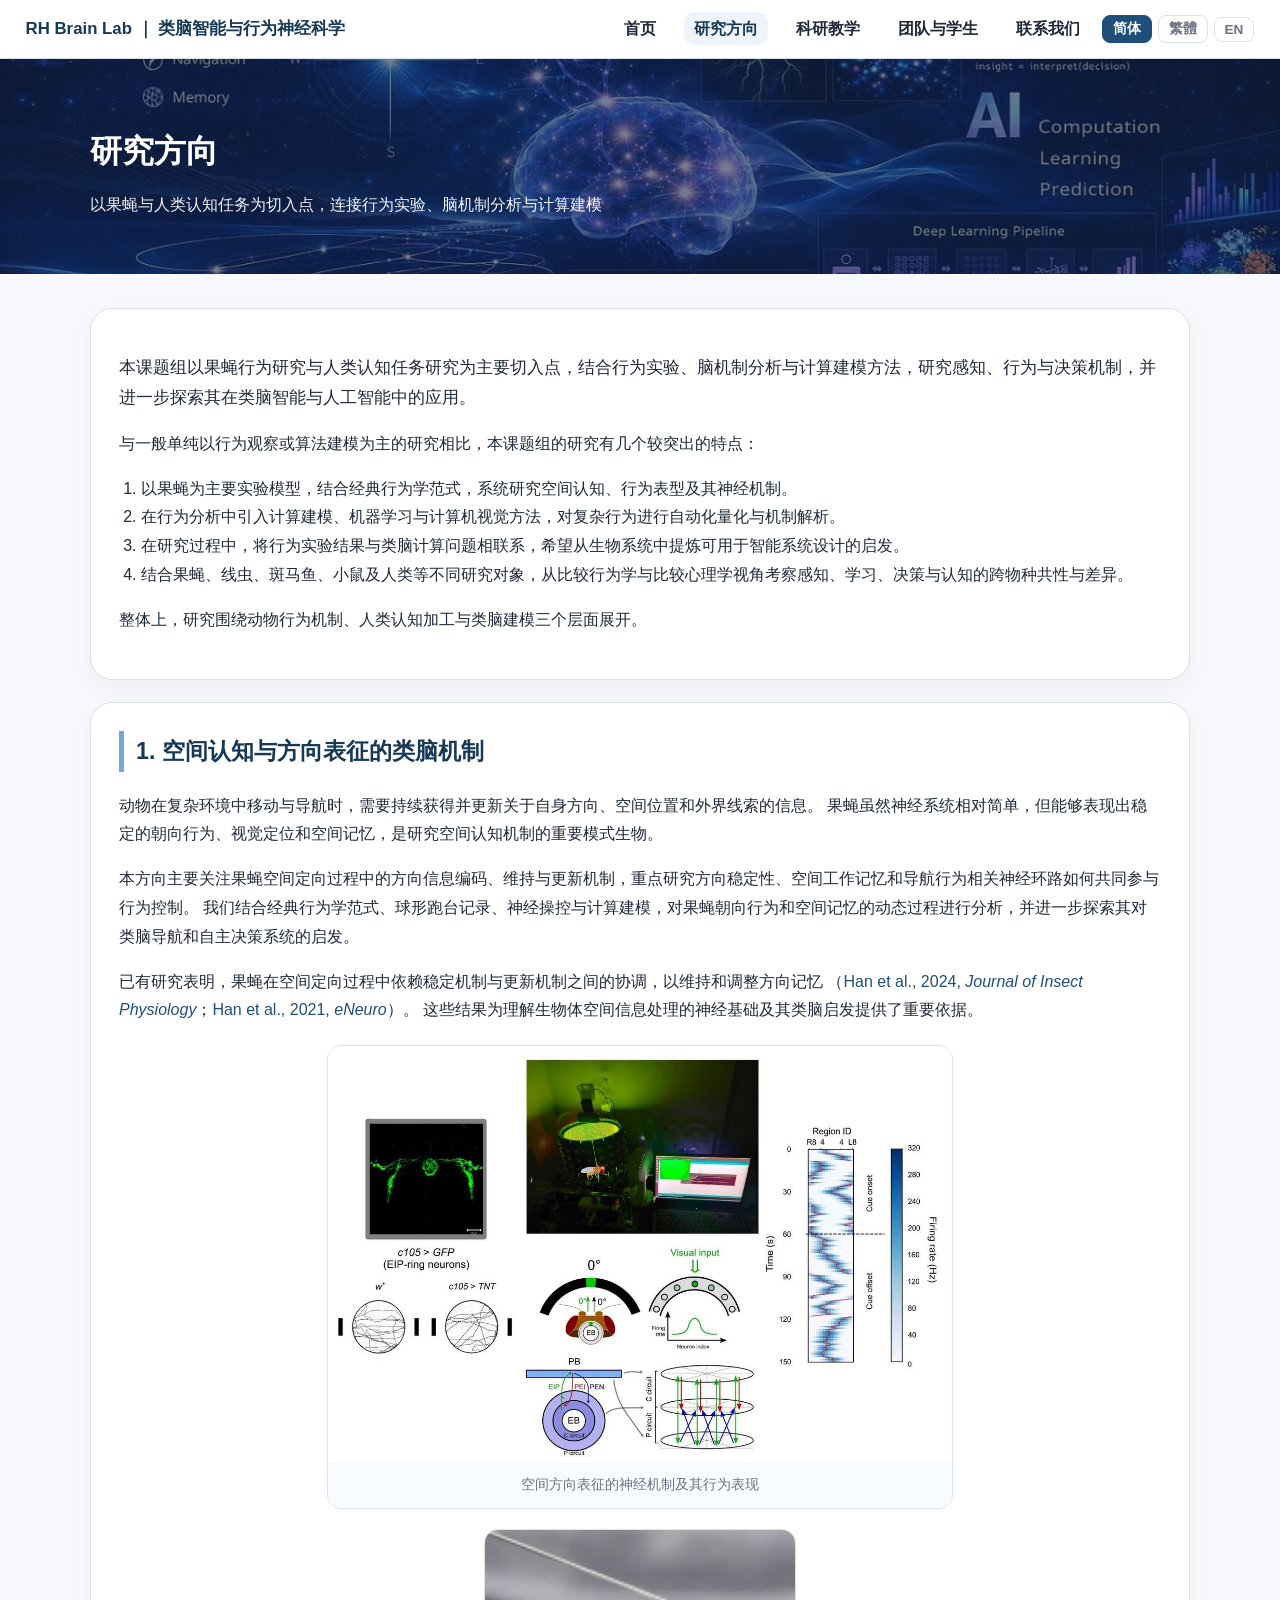
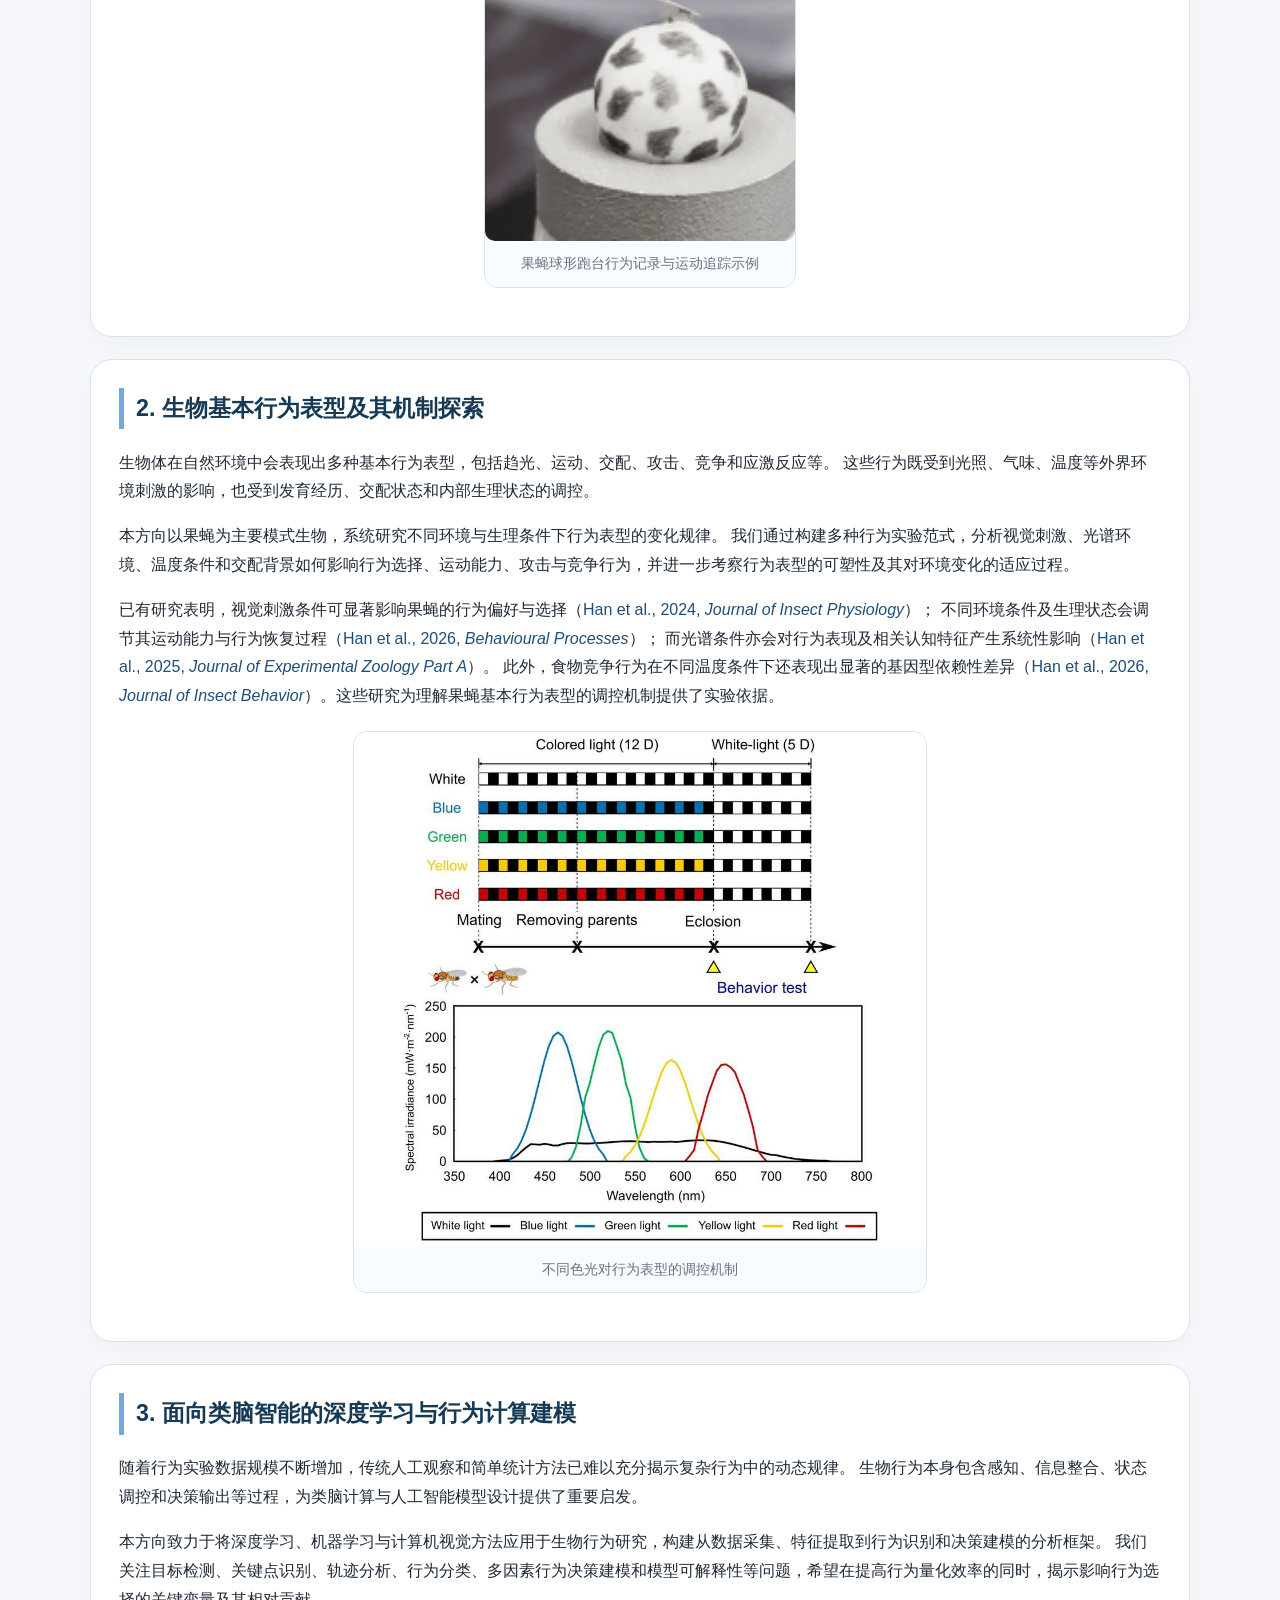
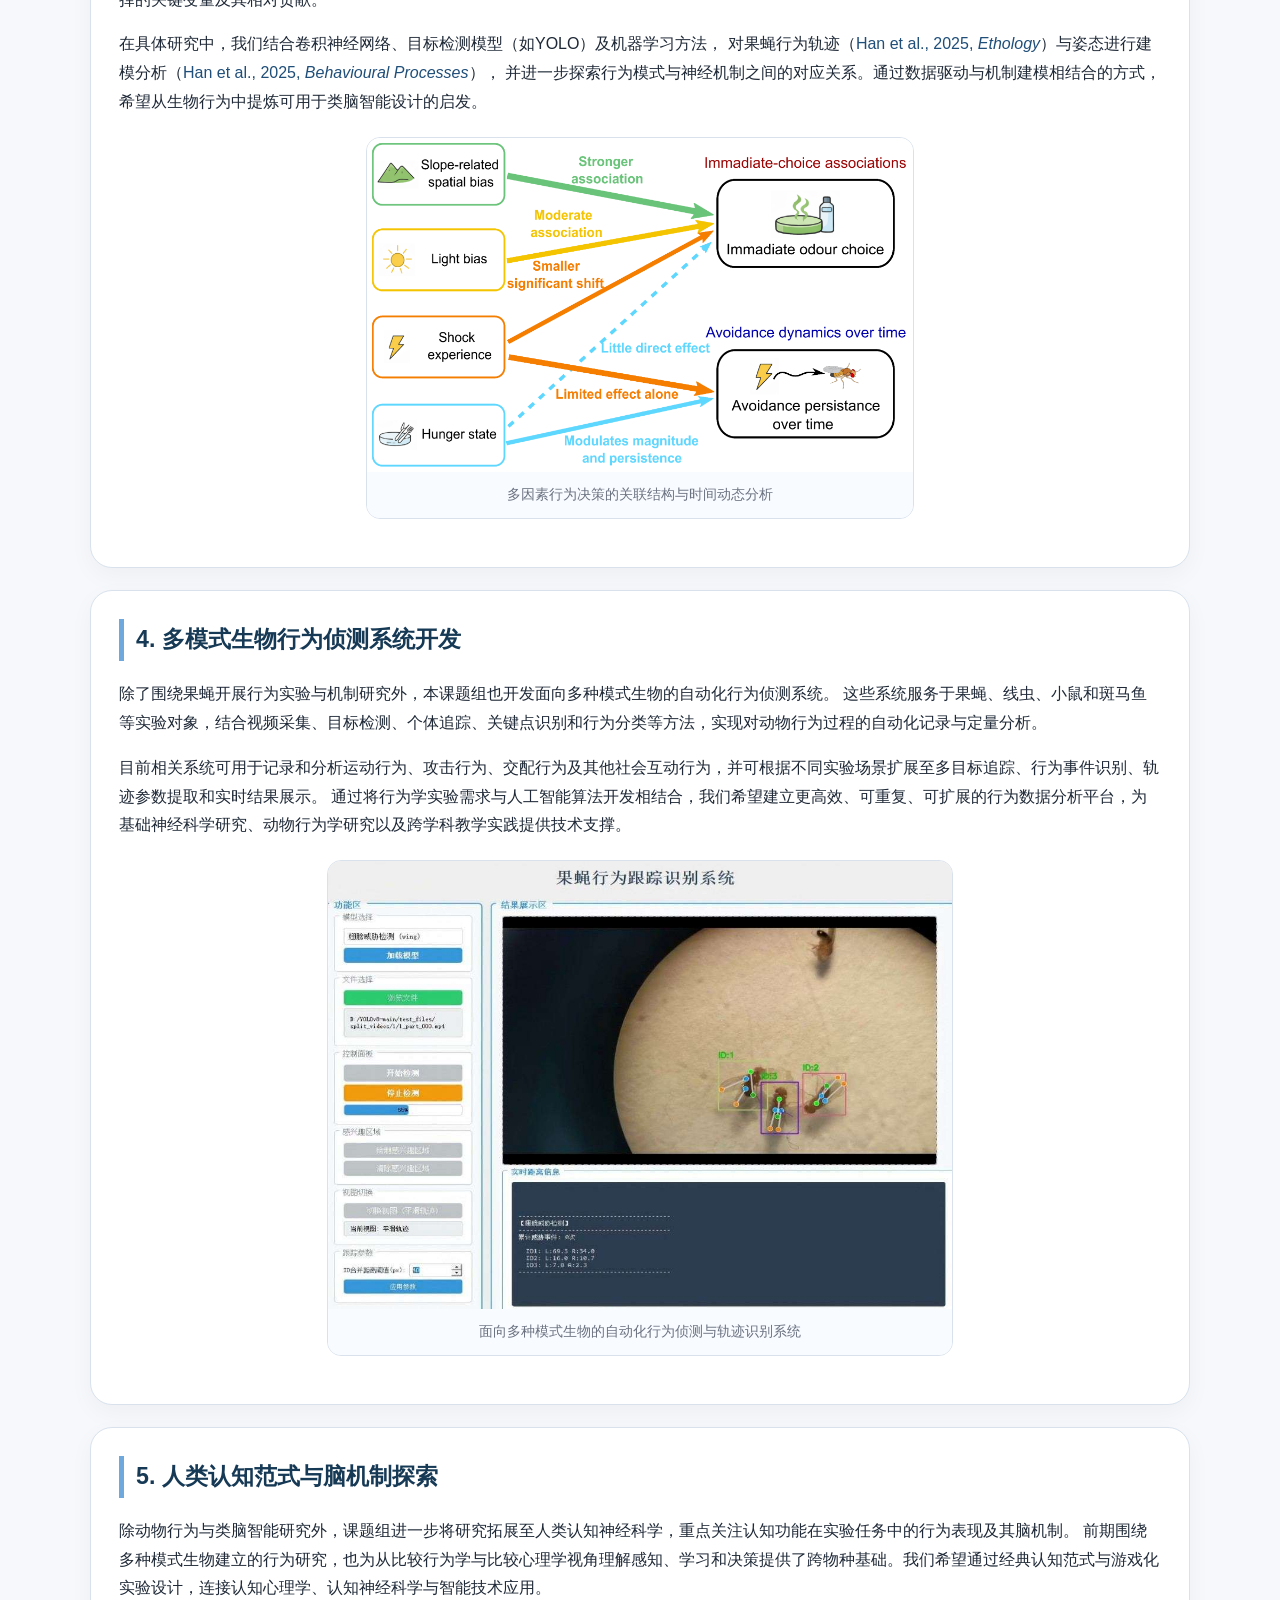
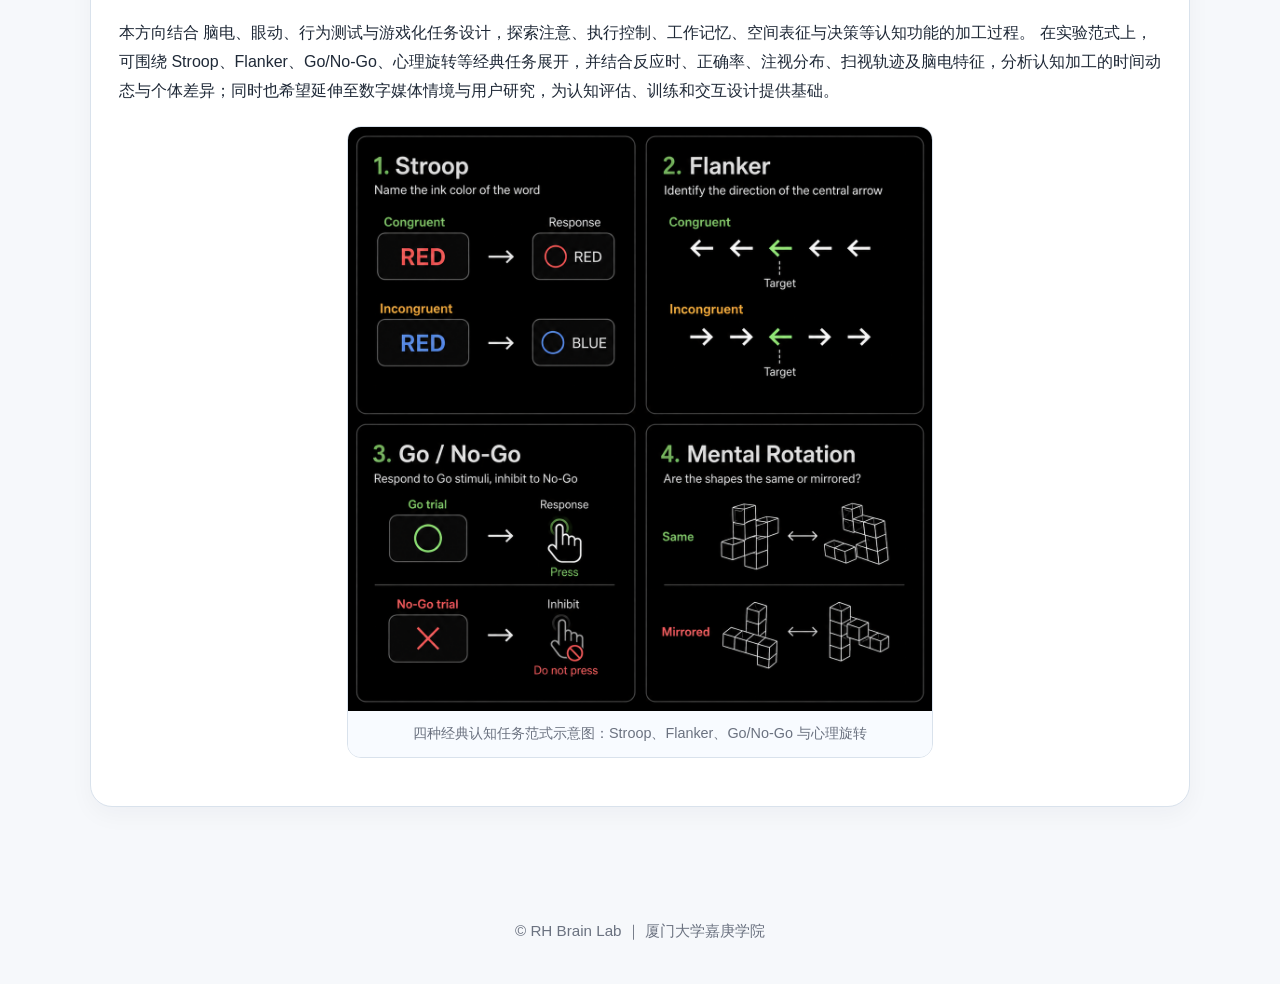
<file: research.html>
<!DOCTYPE html>
<html lang="zh-CN">
<head>
  <meta charset="UTF-8">
  <meta name="viewport" content="width=device-width, initial-scale=1.0">
  <meta name="description" content="RH Brain Lab | 研究方向 - 果蝇行为、人类认知、类脑建模与行为神经科学">
  <title>RH Brain Lab | 研究方向</title>
  <link rel="canonical" href="https://rhneurosci.github.io/research.html">
  <link rel="stylesheet" href="css/style.css">
  <link rel="icon" type="image/x-icon" href="images/favicon.ico">
  <link rel="icon" type="image/png" sizes="16x16" href="images/favicon-16.png">
  <link rel="icon" type="image/png" sizes="32x32" href="images/favicon-32.png">
  <link rel="icon" type="image/png" sizes="192x192" href="images/favicon-192.png">
  <link rel="apple-touch-icon" href="images/apple-touch-icon.png">
  <meta name="theme-color" content="#0f2a4d">

<style>
  /* Back-to-top button/icon: same enlarged size across all pages */
  .back-to-top,
  #back-to-top,
  #backToTop,
  .backTop,
  .scroll-top,
  .scroll-to-top,
  .to-top {
    transform: scale(1.5) !important;
    transform-origin: bottom right !important;
  }


  /* Research Figure 2: display smaller */
  .research-fig.fig2-reduced {
    width: 55% !important;
    max-width: 55% !important;
    margin-left: auto !important;
    margin-right: auto !important;
  }
  
  .research-fig.fig2-reduced img {
    width: 100% !important;
    max-width: 100% !important;
    height: auto !important;
    display: block !important;
  }
  
  /* Research Figure 3: keep within page boundary and display slightly smaller */
  .research-fig.fig3-enlarged {
    width: 52.5% !important;
    max-width: 52.5% !important;
    margin-left: auto !important;
    margin-right: auto !important;
  }
  
  .research-fig.fig3-enlarged img {
    width: 100% !important;
    max-width: 100% !important;
    height: auto !important;
    display: block !important;
  }

  /* Research Figure 5: display smaller */
  .research-fig.fig5-reduced {
    width: 56.25% !important;
    max-width: 56.25% !important;
    margin-left: auto !important;
    margin-right: auto !important;
  }

  .research-fig.fig5-reduced img {
    width: 100% !important;
    max-width: 100% !important;
    height: auto !important;
    display: block !important;
  }


  /* Fly-on-ball GIF below Figure 1 */
  .research-fig.fly-on-ball-gif {
    width: 30% !important;
    max-width: 30% !important;
    margin-left: auto !important;
    margin-right: auto !important;
  }

  .research-fig.fly-on-ball-gif img {
    width: 100% !important;
    max-width: 100% !important;
    height: auto !important;
    display: block !important;
    border-radius: 10px;
  }

</style>

</head>
<body>

<header class="site-header">
  <div class="container nav-wrap">
    <div class="brand">
      <span class="lang zh-cn">RH Brain Lab ｜ 类脑智能与行为神经科学</span>
      <span class="lang zh-tw">RH Brain Lab ｜ 類腦智能與行為神經科學</span>
      <span class="lang en">RH Brain Lab ｜ Brain-inspired AI &amp; Behav. Neurosci.</span>
    </div>
    <div class="header-right">
      <nav><ul>
        <li><a href="index.html"><span class="lang zh-cn">首页</span><span class="lang zh-tw">首頁</span><span class="lang en">Home</span></a></li>
        <li><a href="research.html" class="active"><span class="lang zh-cn">研究方向</span><span class="lang zh-tw">研究方向</span><span class="lang en">Research</span></a></li>
        <li><a href="publications.html"><span class="lang zh-cn">科研教学</span><span class="lang zh-tw">科研教學</span><span class="lang en">Publications</span></a></li>
        <li><a href="members.html"><span class="lang zh-cn">团队与学生</span><span class="lang zh-tw">團隊與學生</span><span class="lang en">Team</span></a></li>
        <li><a href="contact.html"><span class="lang zh-cn">联系我们</span><span class="lang zh-tw">聯繫我們</span><span class="lang en">Contact</span></a></li>
      </ul></nav>
      <div class="lang-toggle">
        <button class="lang-btn active" data-lang="zh-CN">简体</button>
        <button class="lang-btn" data-lang="zh-TW">繁體</button>
        <button class="lang-btn" data-lang="en">EN</button>
      </div>
    </div>
  </div>
</header>

<section class="page-banner">
  <div class="container">
    <h1>
      <span class="lang zh-cn">研究方向</span>
      <span class="lang zh-tw">研究方向</span>
      <span class="lang en">Research Directions</span>
    </h1>
    <p class="lang zh-cn">以果蝇与人类认知任务为切入点，连接行为实验、脑机制分析与计算建模</p>
    <p class="lang zh-tw">以果蠅與人類認知任務為切入點，連接行為實驗、腦機制分析與計算建模</p>
    <p class="lang en">Using fruit-fly behavior and human cognitive tasks as entry points to bridge behavioral experiments, neural-mechanism analysis, and computational modeling</p>
  </div>
</section>

<main>
  <div class="container">

    <!-- Overview -->
    <section class="section">
      <p class="lead lang zh-cn">
        本课题组以果蝇行为研究与人类认知任务研究为主要切入点，结合行为实验、脑机制分析与计算建模方法，研究感知、行为与决策机制，并进一步探索其在类脑智能与人工智能中的应用。
      </p>
      <p class="lead lang zh-tw">
        本課題組以果蠅行為研究與人類認知任務研究為主要切入點，結合行為實驗、腦機制分析與計算建模方法，研究感知、行為與決策機制，並進一步探索其在類腦智能與人工智能中的應用。
      </p>
      <p class="lead lang en">
        Our group takes fruit-fly behavior and human cognitive tasks as major entry points, combining behavioral experiments, neural-mechanism analysis, and computational modeling to investigate perception, behavior, and decision-making, and to further explore their applications in brain-inspired intelligence and artificial intelligence.
      </p>
      <p class="lang zh-cn">与一般单纯以行为观察或算法建模为主的研究相比，本课题组的研究有几个较突出的特点：</p>
      <p class="lang zh-tw">與一般單純以行為觀察或算法建模為主的研究相比，本課題組的研究有幾個較突出的特點：</p>
      <p class="lang en">Compared to studies that focus solely on behavioral observation or algorithmic modeling, our research has several distinctive features:</p>
      <ol class="plain-list lang zh-cn">
        <li>以果蝇为主要实验模型，结合经典行为学范式，系统研究空间认知、行为表型及其神经机制。</li>
        <li>在行为分析中引入计算建模、机器学习与计算机视觉方法，对复杂行为进行自动化量化与机制解析。</li>
        <li>在研究过程中，将行为实验结果与类脑计算问题相联系，希望从生物系统中提炼可用于智能系统设计的启发。</li>
        <li>结合果蝇、线虫、斑马鱼、小鼠及人类等不同研究对象，从比较行为学与比较心理学视角考察感知、学习、决策与认知的跨物种共性与差异。</li>
      </ol>
      <ol class="plain-list lang zh-tw">
        <li>以果蠅為主要實驗模型，結合經典行為學範式，系統研究空間認知、行為表型及其神經機制。</li>
        <li>在行為分析中引入計算建模、機器學習與計算機視覺方法，對複雜行為進行自動化量化與機制解析。</li>
        <li>在研究過程中，將行為實驗結果與類腦計算問題相聯繫，希望從生物系統中提煉可用於智能系統設計的啟發。</li>
        <li>結合果蠅、線蟲、斑馬魚、小鼠及人類等不同研究對象，從比較行為學與比較心理學視角考察感知、學習、決策與認知的跨物種共性與差異。</li>
      </ol>
      <ol class="plain-list lang en">
        <li>Using <em>Drosophila melanogaster</em> as a primary experimental model and classical behavioral paradigms to systematically investigate spatial cognition, behavioral phenotypes, and their neural mechanisms.</li>
        <li>Introducing computational modeling, machine learning, and computer vision into behavioral analysis to automate quantification and support mechanistic interpretation of complex behavior.</li>
        <li>Linking behavioral findings with brain-inspired computing to extract principles from biological systems that may inform intelligent-system design.</li>
        <li>Combining fruit flies, nematodes, zebrafish, mice, and humans to examine cross-species commonalities and differences in perception, learning, decision-making, and cognition from comparative-behavioral and comparative-psychology perspectives.</li>
      </ol>
      <p class="lang zh-cn">整体上，研究围绕动物行为机制、人类认知加工与类脑建模三个层面展开。</p>
      <p class="lang zh-tw">整體上，研究圍繞動物行為機制、人類認知加工與類腦建模三個層面展開。</p>
      <p class="lang en">Overall, our work spans three interconnected levels: animal behavioral mechanisms, human cognitive processing, and brain-inspired modeling.</p>
    </section>

    <!-- Direction 1: Spatial Cognition -->
    <section class="section">
      <h2>
        <span class="lang zh-cn">1. 空间认知与方向表征的类脑机制</span>
        <span class="lang zh-tw">1. 空間認知與方向表徵的類腦機制</span>
        <span class="lang en">1. Brain-inspired Mechanisms of Spatial Cognition and Directional Representation</span>
      </h2>
      <p class="lang zh-cn">
        动物在复杂环境中移动与导航时，需要持续获得并更新关于自身方向、空间位置和外界线索的信息。
        果蝇虽然神经系统相对简单，但能够表现出稳定的朝向行为、视觉定位和空间记忆，是研究空间认知机制的重要模式生物。
      </p>
      <p class="lang zh-tw">
        動物在複雜環境中移動與導航時，需要持續獲得並更新關於自身方向、空間位置和外界線索的信息。
        果蠅雖然神經系統相對簡單，但能夠表現出穩定的朝向行為、視覺定位和空間記憶，是研究空間認知機制的重要模式生物。
      </p>
      <p class="lang en">
        Animals moving and navigating in complex environments must continuously acquire and update information about heading direction, spatial position, and external cues.
        Although <em>Drosophila melanogaster</em> has a relatively compact nervous system, it exhibits stable orientation behavior, visual fixation, and spatial memory, making it an important model for studying spatial cognition.
      </p>
      <p class="lang zh-cn">
        本方向主要关注果蝇空间定向过程中的方向信息编码、维持与更新机制，重点研究方向稳定性、空间工作记忆和导航行为相关神经环路如何共同参与行为控制。
        我们结合经典行为学范式、球形跑台记录、神经操控与计算建模，对果蝇朝向行为和空间记忆的动态过程进行分析，并进一步探索其对类脑导航和自主决策系统的启发。
      </p>
      <p class="lang zh-tw">
        本方向主要關注果蠅空間定向過程中的方向信息編碼、維持與更新機制，重點研究方向穩定性、空間工作記憶和導航行為相關神經環路如何共同參與行為控制。
        我們結合經典行為學範式、球形跑台記錄、神經操控與計算建模，對果蠅朝向行為和空間記憶的動態過程進行分析，並進一步探索其對類腦導航和自主決策系統的啟發。
      </p>
      <p class="lang en">
        This direction focuses on how directional information is encoded, maintained, and updated during spatial orientation in <em>Drosophila melanogaster</em>, with emphasis on how circuits related to directional stability, spatial working memory, and navigation jointly contribute to behavioral control.
        By combining classical behavioral paradigms, fly-on-ball recording, neural manipulation, and computational modeling, we analyze the dynamics of orientation behavior and spatial memory, and explore their implications for brain-inspired navigation and autonomous decision-making systems.
      </p>
      <p class="lang zh-cn">
        已有研究表明，果蝇在空间定向过程中依赖稳定机制与更新机制之间的协调，以维持和调整方向记忆
        （<a href="pdfs/Han2024_JInsectPhysiol_Attractiveness.pdf" target="_blank">Han et al., 2024, <em>Journal of Insect Physiology</em></a>；<a href="pdfs/Han2021_eNeuro_Coordination.pdf" target="_blank">Han et al., 2021, <em>eNeuro</em></a>）。
        这些结果为理解生物体空间信息处理的神经基础及其类脑启发提供了重要依据。
      </p>
      <p class="lang zh-tw">
        已有研究表明，果蠅在空間定向過程中依賴穩定機制與更新機制之間的協調，以維持和調整方向記憶
        （<a href="pdfs/Han2024_JInsectPhysiol_Attractiveness.pdf" target="_blank">Han et al., 2024, <em>Journal of Insect Physiology</em></a>；<a href="pdfs/Han2021_eNeuro_Coordination.pdf" target="_blank">Han et al., 2021, <em>eNeuro</em></a>）。
        這些結果為理解生物體空間信息處理的神經基礎及其類腦啟發提供了重要依據。
      </p>
      <p class="lang en">
        Previous studies have demonstrated that <em>Drosophila melanogaster</em> relies on coordination between stabilization and updating mechanisms to maintain and adjust directional memory during spatial orientation
        (<a href="pdfs/Han2024_JInsectPhysiol_Attractiveness.pdf" target="_blank">Han et al., 2024, <em>Journal of Insect Physiology</em></a>; <a href="pdfs/Han2021_eNeuro_Coordination.pdf" target="_blank">Han et al., 2021, <em>eNeuro</em></a>).
        These findings provide important evidence for understanding the neural basis of spatial information processing and its brain-inspired implications.
      </p>
      <figure class="research-fig">
        <img src="images/fig1.jpg" alt="Spatial cognition and directional representation mechanism">
        <figcaption>
          <span class="lang zh-cn">空间方向表征的神经机制及其行为表现</span>
          <span class="lang zh-tw">空間方向表徵的神經機制及其行為表現</span>
          <span class="lang en">Neural mechanisms of spatial directional representation and their behavioral manifestations</span>
        </figcaption>
      </figure>

      <figure class="research-fig fly-on-ball-gif">
        <img src="images/fly_on_ball.gif" alt="Fly walking on a spherical treadmill">
        <figcaption>
          <span class="lang zh-cn">果蝇球形跑台行为记录与运动追踪示例</span>
          <span class="lang zh-tw">果蠅球形跑台行為記錄與運動追蹤示例</span>
          <span class="lang en">Example of fly-on-ball behavioral recording and locomotor tracking</span>
        </figcaption>
      </figure>
    </section>

    <!-- Direction 2: Behavioral Phenotypes -->
    <section class="section">
      <h2>
        <span class="lang zh-cn">2. 生物基本行为表型及其机制探索</span>
        <span class="lang zh-tw">2. 生物基本行為表型及其機制探索</span>
        <span class="lang en">2. Fundamental Biological Behavioral Phenotypes and Their Mechanistic Exploration</span>
      </h2>
      <p class="lang zh-cn">
        生物体在自然环境中会表现出多种基本行为表型，包括趋光、运动、交配、攻击、竞争和应激反应等。
        这些行为既受到光照、气味、温度等外界环境刺激的影响，也受到发育经历、交配状态和内部生理状态的调控。
      </p>
      <p class="lang zh-tw">
        生物體在自然環境中會表現出多種基本行為表型，包括趨光、運動、交配、攻擊、競爭和應激反應等。
        這些行為既受到光照、氣味、溫度等外界環境刺激的影響，也受到發育經歷、交配狀態和內部生理狀態的調控。
      </p>
      <p class="lang en">
        Organisms exhibit a variety of fundamental behavioral phenotypes, including phototaxis, locomotion, mating, aggression, competition, and stress-related responses.
        These behaviors are influenced by external stimuli such as light, odor, and temperature, as well as by developmental experience, mating status, and internal physiological state.
      </p>
      <p class="lang zh-cn">
        本方向以果蝇为主要模式生物，系统研究不同环境与生理条件下行为表型的变化规律。
        我们通过构建多种行为实验范式，分析视觉刺激、光谱环境、温度条件和交配背景如何影响行为选择、运动能力、攻击与竞争行为，并进一步考察行为表型的可塑性及其对环境变化的适应过程。
      </p>
      <p class="lang zh-tw">
        本方向以果蠅為主要模式生物，系統研究不同環境與生理條件下行為表型的變化規律。
        我們通過構建多種行為實驗範式，分析視覺刺激、光譜環境、溫度條件和交配背景如何影響行為選擇、運動能力、攻擊與競爭行為，並進一步考察行為表型的可塑性及其對環境變化的適應過程。
      </p>
      <p class="lang en">
        This direction uses <em>Drosophila melanogaster</em> as the primary model to examine how behavioral phenotypes vary across environmental and physiological conditions.
        By constructing behavioral paradigms under different visual, spectral, thermal, and mating-related contexts, we analyze how these factors shape behavioral choice, locomotor ability, aggression, and competition, and further examine behavioral plasticity and adaptation to environmental change.
      </p>
      <p class="lang zh-cn">
        已有研究表明，视觉刺激条件可显著影响果蝇的行为偏好与选择（<a href="pdfs/Han2024_JInsectPhysiol_Attractiveness.pdf" target="_blank">Han et al., 2024, <em>Journal of Insect Physiology</em></a>）；
        不同环境条件及生理状态会调节其运动能力与行为恢复过程（<a href="pdfs/Han2026_BehavProcesses_SexDifferences.pdf" target="_blank">Han et al., 2026, <em>Behavioural Processes</em></a>）；
        而光谱条件亦会对行为表现及相关认知特征产生系统性影响（<a href="pdfs/Han2025_JExpZoolA_BlueLight.pdf" target="_blank">Han et al., 2025, <em>Journal of Experimental Zoology Part A</em></a>）。
        此外，食物竞争行为在不同温度条件下还表现出显著的基因型依赖性差异（<a href="pdfs/Han2026_JInsectBehav_FoodCompetition.pdf" target="_blank">Han et al., 2026, <em>Journal of Insect Behavior</em></a>）。这些研究为理解果蝇基本行为表型的调控机制提供了实验依据。
      </p>
      <p class="lang zh-tw">
        已有研究表明，視覺刺激條件可顯著影響果蠅的行為偏好與選擇（<a href="pdfs/Han2024_JInsectPhysiol_Attractiveness.pdf" target="_blank">Han et al., 2024, <em>Journal of Insect Physiology</em></a>）；
        不同環境條件及生理狀態會調節其運動能力與行為恢復過程（<a href="pdfs/Han2026_BehavProcesses_SexDifferences.pdf" target="_blank">Han et al., 2026, <em>Behavioural Processes</em></a>）；
        而光譜條件亦會對行為表現及相關認知特徵產生系統性影響（<a href="pdfs/Han2025_JExpZoolA_BlueLight.pdf" target="_blank">Han et al., 2025, <em>Journal of Experimental Zoology Part A</em></a>）。
        此外，食物競爭行為在不同溫度條件下亦表現出顯著的基因型依賴性差異（<a href="pdfs/Han2026_JInsectBehav_FoodCompetition.pdf" target="_blank">Han et al., 2026, <em>Journal of Insect Behavior</em></a>）。這些研究為理解果蠅基本行為表型的調控機制提供了實驗依據。
      </p>
      <p class="lang en">
        Previous studies have shown that visual stimulus conditions can significantly influence behavioral preferences and choices in <em>Drosophila melanogaster</em> (<a href="pdfs/Han2024_JInsectPhysiol_Attractiveness.pdf" target="_blank">Han et al., 2024, <em>Journal of Insect Physiology</em></a>);
        environmental conditions and physiological state can modulate locomotor ability and behavioral recovery (<a href="pdfs/Han2026_BehavProcesses_SexDifferences.pdf" target="_blank">Han et al., 2026, <em>Behavioural Processes</em></a>);
        and spectral conditions can systematically affect behavioral performance and related cognitive characteristics (<a href="pdfs/Han2025_JExpZoolA_BlueLight.pdf" target="_blank">Han et al., 2025, <em>Journal of Experimental Zoology Part A</em></a>).
        In addition, food competition behaviors under distinct thermal conditions show clear genotype-dependent differences (<a href="pdfs/Han2026_JInsectBehav_FoodCompetition.pdf" target="_blank">Han et al., 2026, <em>Journal of Insect Behavior</em></a>). Together, these studies provide experimental evidence for understanding the regulatory mechanisms of fundamental behavioral phenotypes.
      </p>
      <figure class="research-fig fig2-reduced">
        <img src="images/fig2.jpg" alt="Regulatory effects of different light colors on behavioral phenotypes">
        <figcaption>
          <span class="lang zh-cn">不同色光对行为表型的调控机制</span>
          <span class="lang zh-tw">不同色光對行為表型的調控機制</span>
          <span class="lang en">Regulatory effects of different light colors on behavioral phenotypes</span>
        </figcaption>
      </figure>
    </section>

    <!-- Direction 3: Deep Learning & Behavioral Modeling -->
    <section class="section">
      <h2>
        <span class="lang zh-cn">3. 面向类脑智能的深度学习与行为计算建模</span>
        <span class="lang zh-tw">3. 面向類腦智能的深度學習與行為計算建模</span>
        <span class="lang en">3. Deep Learning and Computational Behavioral Modeling for Brain-inspired Intelligence</span>
      </h2>
      <p class="lang zh-cn">
        随着行为实验数据规模不断增加，传统人工观察和简单统计方法已难以充分揭示复杂行为中的动态规律。
        生物行为本身包含感知、信息整合、状态调控和决策输出等过程，为类脑计算与人工智能模型设计提供了重要启发。
      </p>
      <p class="lang zh-tw">
        隨著行為實驗數據規模不斷增加，傳統人工觀察和簡單統計方法已難以充分揭示複雜行為中的動態規律。
        生物行為本身包含感知、信息整合、狀態調控和決策輸出等過程，為類腦計算與人工智能模型設計提供了重要啟發。
      </p>
      <p class="lang en">
        As behavioral datasets continue to grow, traditional manual observation and simple statistical approaches are no longer sufficient for revealing dynamic patterns in complex behavior.
        Biological behavior itself involves perception, information integration, state modulation, and decision output, providing important inspiration for brain-inspired computing and AI model design.
      </p>
      <p class="lang zh-cn">
        本方向致力于将深度学习、机器学习与计算机视觉方法应用于生物行为研究，构建从数据采集、特征提取到行为识别和决策建模的分析框架。
        我们关注目标检测、关键点识别、轨迹分析、行为分类、多因素行为决策建模和模型可解释性等问题，希望在提高行为量化效率的同时，揭示影响行为选择的关键变量及其相对贡献。
      </p>
      <p class="lang zh-tw">
        本方向致力於將深度學習、機器學習與計算機視覺方法應用於生物行為研究，構建從數據採集、特徵提取到行為識別和決策建模的分析框架。
        我們關注目標檢測、關鍵點識別、軌跡分析、行為分類、多因素行為決策建模和模型可解釋性等問題，希望在提高行為量化效率的同時，揭示影響行為選擇的關鍵變量及其相對貢獻。
      </p>
      <p class="lang en">
        This direction applies deep learning, machine learning, and computer vision methods to biological behavior research, building an analytical framework from data acquisition and feature extraction to behavior recognition and decision modeling.
        We focus on object detection, keypoint recognition, trajectory analysis, behavior classification, multi-factor decision modeling, and model interpretability, aiming to improve behavioral quantification while identifying key variables and their relative contributions to behavioral choices.
      </p>
      <p class="lang zh-cn">
        在具体研究中，我们结合卷积神经网络、目标检测模型（如YOLO）及机器学习方法，
        对果蝇行为轨迹（<a href="pdfs/Han2025_Ethology_Coffee.pdf" target="_blank">Han et al., 2025, <em>Ethology</em></a>）与姿态进行建模分析（<a href="pdfs/Han2026_BehavProcesses_SexDifferences.pdf" target="_blank">Han et al., 2025, <em>Behavioural Processes</em></a>），
        并进一步探索行为模式与神经机制之间的对应关系。通过数据驱动与机制建模相结合的方式，希望从生物行为中提炼可用于类脑智能设计的启发。
      </p>
      <p class="lang zh-tw">
        在具體研究中，我們結合卷積神經網絡、目標檢測模型（如YOLO）及機器學習方法，
        對果蠅行為軌跡（<a href="pdfs/Han2025_Ethology_Coffee.pdf" target="_blank">Han et al., 2025, <em>Ethology</em></a>）與姿態進行建模分析（<a href="pdfs/Han2026_BehavProcesses_SexDifferences.pdf" target="_blank">Han et al., 2025, <em>Behavioural Processes</em></a>），
        並進一步探索行為模式與神經機制之間的對應關係。通過數據驅動與機制建模相結合的方式，希望從生物行為中提煉可用於類腦智能設計的啟發。
      </p>
      <p class="lang en">
        In our specific research, we combine convolutional neural networks, object detection models such as YOLO, and machine learning methods to model and analyze behavioral trajectories (<a href="pdfs/Han2025_Ethology_Coffee.pdf" target="_blank">Han et al., 2025, <em>Ethology</em></a>) and postures (<a href="pdfs/Han2026_BehavProcesses_SexDifferences.pdf" target="_blank">Han et al., 2025, <em>Behavioural Processes</em></a>) in <em>Drosophila melanogaster</em>.
        We further explore the correspondence between behavioral patterns and neural mechanisms, using a combination of data-driven and mechanistic modeling to extract insights relevant to brain-inspired intelligence design.
      </p>
      <figure class="research-fig fig3-enlarged">
        <img src="images/fig3_decision.png" alt="Association structure and temporal dynamics of multi-factor behavioral decision-making">
        <figcaption>
          <span class="lang zh-cn">多因素行为决策的关联结构与时间动态分析</span>
          <span class="lang zh-tw">多因素行為決策的關聯結構與時間動態分析</span>
          <span class="lang en">Association structure and temporal dynamics of multi-factor behavioral decision-making</span>
        </figcaption>
      </figure>
    </section>

    <!-- Direction 4: Automated Behavioral Detection Systems -->
    <section class="section">
      <h2>
        <span class="lang zh-cn">4. 多模式生物行为侦测系统开发</span>
        <span class="lang zh-tw">4. 多模式生物行為偵測系統開發</span>
        <span class="lang en">4. Development of Multi-species Behavioral Detection Systems</span>
      </h2>
      <p class="lang zh-cn">
        除了围绕果蝇开展行为实验与机制研究外，本课题组也开发面向多种模式生物的自动化行为侦测系统。
        这些系统服务于果蝇、线虫、小鼠和斑马鱼等实验对象，结合视频采集、目标检测、个体追踪、关键点识别和行为分类等方法，实现对动物行为过程的自动化记录与定量分析。
      </p>
      <p class="lang zh-tw">
        除了圍繞果蠅開展行為實驗與機制研究外，本課題組也開發面向多種模式生物的自動化行為偵測系統。
        這些系統服務於果蠅、線蟲、小鼠和斑馬魚等實驗對象，結合視頻採集、目標檢測、個體追蹤、關鍵點識別和行為分類等方法，實現對動物行為過程的自動化記錄與定量分析。
      </p>
      <p class="lang en">
        In addition to behavioral experiments and mechanistic studies in <em>Drosophila</em>, our group develops automated behavioral detection systems for multiple model organisms.
        These systems are designed for fruit flies, <em>Caenorhabditis elegans</em>, mice, and zebrafish, integrating video acquisition, object detection, individual tracking, keypoint recognition, and behavior classification to enable automated recording and quantitative analysis of animal behavior.
      </p>
      <p class="lang zh-cn">
        目前相关系统可用于记录和分析运动行为、攻击行为、交配行为及其他社会互动行为，并可根据不同实验场景扩展至多目标追踪、行为事件识别、轨迹参数提取和实时结果展示。
        通过将行为学实验需求与人工智能算法开发相结合，我们希望建立更高效、可重复、可扩展的行为数据分析平台，为基础神经科学研究、动物行为学研究以及跨学科教学实践提供技术支撑。
      </p>
      <p class="lang zh-tw">
        目前相關系統可用於記錄和分析運動行為、攻擊行為、交配行為及其他社會互動行為，並可根據不同實驗場景擴展至多目標追蹤、行為事件識別、軌跡參數提取和實時結果展示。
        通過將行為學實驗需求與人工智能算法開發相結合，我們希望建立更高效、可重複、可擴展的行為數據分析平台，為基礎神經科學研究、動物行為學研究以及跨學科教學實踐提供技術支撐。
      </p>
      <p class="lang en">
        The current systems can record and analyze locomotion, aggression, mating behavior, and other forms of social interaction, and can be extended to multi-object tracking, behavioral event recognition, trajectory-parameter extraction, and real-time visualization under different experimental settings.
        By integrating behavioral research needs with artificial-intelligence algorithm development, we aim to build efficient, reproducible, and scalable platforms for behavioral data analysis, supporting basic neuroscience, animal behavior research, and interdisciplinary teaching practice.
      </p>
      <figure class="research-fig">
        <img src="images/fig4.jpg" alt="Automated behavioral detection system for model organisms">
        <figcaption>
          <span class="lang zh-cn">面向多种模式生物的自动化行为侦测与轨迹识别系统</span>
          <span class="lang zh-tw">面向多種模式生物的自動化行為偵測與軌跡識別系統</span>
          <span class="lang en">Automated behavioral detection and trajectory-recognition systems for multiple model organisms</span>
        </figcaption>
      </figure>
    </section>


    <!-- Direction 5: Human Cognitive Neuroscience -->
    <section class="section">
      <h2>
        <span class="lang zh-cn">5. 人类认知范式与脑机制探索</span>
        <span class="lang zh-tw">5. 人類認知範式與腦機制探索</span>
        <span class="lang en">5. Human Cognitive Paradigms and Neural Mechanisms</span>
      </h2>
      <p class="lang zh-cn">
        除动物行为与类脑智能研究外，课题组进一步将研究拓展至人类认知神经科学，重点关注认知功能在实验任务中的行为表现及其脑机制。
        前期围绕多种模式生物建立的行为研究，也为从比较行为学与比较心理学视角理解感知、学习和决策提供了跨物种基础。我们希望通过经典认知范式与游戏化实验设计，连接认知心理学、认知神经科学与智能技术应用。
      </p>
      <p class="lang zh-tw">
        除動物行為與類腦智能研究外，課題組進一步將研究拓展至人類認知神經科學，重點關注認知功能在實驗任務中的行為表現及其腦機制。
        前期圍繞多種模式生物建立的行為研究，也為從比較行為學與比較心理學視角理解感知、學習和決策提供了跨物種基礎。我們希望通過經典認知範式與遊戲化實驗設計，連接認知心理學、認知神經科學與智能技術應用。
      </p>
      <p class="lang en">
        In addition to animal behavior and brain-inspired intelligence, the group is extending its research into human cognitive neuroscience, with a particular focus on behavioral performance in cognitive tasks and the neural mechanisms that support it.
        Our previous work across multiple model organisms also provides a cross-species basis for examining perception, learning, and decision-making from comparative behavioral and psychological perspectives. Through classical cognitive paradigms and gamified experimental designs, we aim to connect cognitive psychology, cognitive neuroscience, and intelligent-technology applications.
      </p>
      <p class="lang zh-cn">
        本方向结合 脑电、眼动、行为测试与游戏化任务设计，探索注意、执行控制、工作记忆、空间表征与决策等认知功能的加工过程。
        在实验范式上，可围绕 Stroop、Flanker、Go/No-Go、心理旋转等经典任务展开，并结合反应时、正确率、注视分布、扫视轨迹及脑电特征，分析认知加工的时间动态与个体差异；同时也希望延伸至数字媒体情境与用户研究，为认知评估、训练和交互设计提供基础。
      </p>
      <p class="lang zh-tw">
        本方向結合 腦電、眼動、行為測試與遊戲化任務設計，探索注意、執行控制、工作記憶、空間表徵與決策等認知功能的加工過程。
        在實驗範式上，可圍繞 Stroop、Flanker、Go/No-Go、心理旋轉等經典任務展開，並結合反應時、正確率、注視分布、掃視軌跡及腦電特徵，分析認知加工的時間動態與個體差異；同時也希望延伸至數字媒體情境與用戶研究，為認知評估、訓練和交互設計提供基礎。
      </p>
      <p class="lang en">
        This direction combines electroencephalography, eye tracking, behavioral testing, and gamified task design to investigate attention, executive control, working memory, spatial representation, and decision-related processing.
        Experimental paradigms may center on classical tasks such as Stroop, Flanker, Go/No-Go, and mental rotation, while integrating reaction time, accuracy, fixation distribution, saccade trajectories, and electroencephalography signatures to analyze temporal dynamics and individual differences. We also hope to extend this work to digital-media contexts and user research, providing a foundation for cognitive assessment, training, and interaction design.
      </p>
      <figure class="research-fig fig5-reduced">
        <img src="images/fig5_cognitive_tasks.png" alt="Four classic cognitive task paradigms: Stroop, Flanker, Go No-Go, and Mental Rotation">
        <figcaption>
          <span class="lang zh-cn">四种经典认知任务范式示意图：Stroop、Flanker、Go/No-Go 与心理旋转</span>
          <span class="lang zh-tw">四種經典認知任務範式示意圖：Stroop、Flanker、Go/No-Go 與心理旋轉</span>
          <span class="lang en">Illustration of four classic cognitive paradigms: Stroop, Flanker, Go/No-Go, and Mental Rotation</span>
        </figcaption>
      </figure>
    </section>

  </div>
</main>

<footer>
  <div class="container">
    <span class="lang zh-cn">&copy; RH Brain Lab ｜ 厦门大学嘉庚学院</span>
    <span class="lang zh-tw">&copy; RH Brain Lab ｜ 廈門大學嘉庚學院</span>
    <span class="lang en">&copy; RH Brain Lab ｜ Xiamen University Tan Kah Kee College</span>
  </div>
</footer>
<script src="js/main.js"></script>
</body>
</html>
</file>
<file: css/style.css>
:root{
  --primary:#1f4e79;
  --primary-dark:#163955;
  --accent:#6fa8dc;
  --bg:#f6f8fb;
  --card:#ffffff;
  --text:#1f2937;
  --muted:#6b7280;
  --line:#d9e2ec;
  --max:1100px;
}
*{box-sizing:border-box}
html{scroll-behavior:smooth}
body{
  margin:0;
  font-family:"Microsoft YaHei","PingFang SC","Noto Sans SC",Arial,sans-serif;
  color:var(--text);
  background:var(--bg);
  line-height:1.8;
}
a{color:var(--primary);text-decoration:none}
a:hover{text-decoration:underline}
.container{width:min(var(--max),92%);margin:0 auto}

/* --- Language Toggle --- */
.lang{display:none !important}
html[lang="zh-CN"] .lang.zh-cn{display:inline !important}
html[lang="zh-TW"] .lang.zh-tw{display:inline !important}
html[lang="en"]    .lang.en{display:inline !important}
html[lang="zh-CN"] div.lang.zh-cn,
html[lang="zh-CN"] p.lang.zh-cn,
html[lang="zh-CN"] ul.lang.zh-cn,
html[lang="zh-CN"] ol.lang.zh-cn,
html[lang="zh-CN"] li.lang.zh-cn,
html[lang="zh-CN"] section.lang.zh-cn,
html[lang="zh-CN"] h1.lang.zh-cn,
html[lang="zh-CN"] h2.lang.zh-cn,
html[lang="zh-CN"] h3.lang.zh-cn{display:block !important}
html[lang="zh-TW"] div.lang.zh-tw,
html[lang="zh-TW"] p.lang.zh-tw,
html[lang="zh-TW"] ul.lang.zh-tw,
html[lang="zh-TW"] ol.lang.zh-tw,
html[lang="zh-TW"] li.lang.zh-tw,
html[lang="zh-TW"] section.lang.zh-tw,
html[lang="zh-TW"] h1.lang.zh-tw,
html[lang="zh-TW"] h2.lang.zh-tw,
html[lang="zh-TW"] h3.lang.zh-tw{display:block !important}
html[lang="en"] div.lang.en,
html[lang="en"] p.lang.en,
html[lang="en"] ul.lang.en,
html[lang="en"] ol.lang.en,
html[lang="en"] li.lang.en,
html[lang="en"] section.lang.en,
html[lang="en"] h1.lang.en,
html[lang="en"] h2.lang.en,
html[lang="en"] h3.lang.en{display:block !important}

.lang-toggle{display:flex;gap:6px;align-items:center;flex-shrink:0}
.lang-btn{
  background:transparent;border:1px solid var(--line);
  padding:4px 10px;border-radius:8px;cursor:pointer;
  font-size:.85rem;color:var(--muted);font-weight:600;
  transition:all .2s;
}
.lang-btn:hover{border-color:var(--accent);color:var(--primary)}
.lang-btn.active{
  background:var(--primary);border-color:var(--primary);color:#fff;
}

/* --- Header --- */
header.site-header{
  background:#fff;
  border-bottom:1px solid var(--line);
  position:sticky; top:0; z-index:10;
}
header.site-header .container{width:min(1280px,96%)}
.nav-wrap{
  display:flex;justify-content:space-between;align-items:center;
  gap:8px 16px;padding:14px 0;flex-wrap:nowrap;
}
.brand{font-weight:700;font-size:1.05rem;color:var(--primary-dark)}
.header-right{display:flex;align-items:center;gap:12px;flex-shrink:0;flex-wrap:nowrap}
nav ul{
  list-style:none;margin:0;padding:0;display:flex;gap:18px;flex-wrap:wrap;
}
nav a{
  color:var(--text);font-weight:600;padding:8px 10px;border-radius:10px;
}
nav a.active, nav a:hover{
  background:#eef4fa;color:var(--primary-dark);text-decoration:none;
}

/* --- Hero --- */
.hero{
  background:
    linear-gradient(rgba(20,40,70,0.6), rgba(20,40,70,0.6)),
    url("../images/banner.jpg") center/cover no-repeat;
  color:#fff;
  padding:64px 0 54px;
}
.hero-grid{
  display:grid;grid-template-columns:1.5fr 0.9fr;gap:36px;align-items:center;
}
.hero h1{font-size:2.4rem;line-height:1.25;margin:0 0 12px}
.hero .subtitle{font-size:1.08rem;opacity:.95;margin-bottom:18px}
.tag-list{display:flex;flex-wrap:wrap;gap:10px;margin:18px 0 0;padding:0;list-style:none}
.tag{
  background:rgba(255,255,255,.14);border:1px solid rgba(255,255,255,.22);
  padding:8px 12px;border-radius:999px;font-size:.96rem
}
.hero-card{
  background:rgba(255,255,255,.1);
  border:1px solid rgba(255,255,255,.18);
  border-radius:22px;padding:24px;backdrop-filter:blur(6px);
}
.photo-placeholder, .banner-placeholder{
  border:2px dashed rgba(255,255,255,.55);
  border-radius:18px;display:flex;align-items:center;justify-content:center;
  text-align:center;min-height:280px;padding:24px;color:#eef6ff;
  font-weight:600;
}

/* --- Page Banner --- */
.page-banner{
  background:
    linear-gradient(rgba(20,40,70,0.6), rgba(20,40,70,0.6)),
    url("../images/banner.jpg") center/cover no-repeat;
  color:#fff;
  padding:64px 0 54px;
}
.page-banner h1{margin:0;font-size:2rem}
.page-banner p{margin:10px 0 0;opacity:.95}

/* --- Main Content --- */
main{padding:34px 0 60px}
.section{
  background:var(--card);border:1px solid var(--line);border-radius:22px;
  padding:28px;box-shadow:0 8px 24px rgba(15,23,42,.04);margin-bottom:22px;
}
.section h2{
  margin-top:0;color:var(--primary-dark);font-size:1.45rem;
  border-left:5px solid var(--accent);padding-left:12px;
}
.section h3{color:var(--primary-dark);margin-top:26px}
.lead{font-size:1.04rem}

/* --- Research Figure --- */
.research-fig{
  margin:20px auto;border-radius:14px;overflow:hidden;
  border:1px solid var(--line);
  max-width:60%;
}
.research-fig img{width:100%;display:block}
.research-fig figcaption{
  padding:10px 14px;font-size:.9rem;color:var(--muted);
  background:#f8fbff;text-align:center;
}

/* --- Grid & Cards --- */
.grid-2{display:grid;grid-template-columns:1fr 1fr;gap:22px}
.card-grid{display:grid;grid-template-columns:repeat(2,1fr);gap:18px}
.card{
  border:1px solid var(--line);border-radius:18px;padding:18px;background:#fff;
}

/* --- Lists --- */
.muted{color:var(--muted)}
.timeline-list, .pub-list, .student-list, .plain-list{
  margin:0;padding-left:22px;
}
.pub-list li, .timeline-list li, .student-list li{margin-bottom:12px}
.pub-list .pub-links{margin-top:4px}
.pub-list .pub-links a{
  display:inline-block;margin-right:8px;padding:2px 10px;
  border:1px solid var(--accent);border-radius:6px;font-size:.85rem;
  color:var(--primary);font-weight:600;transition:all .2s;
}
.pub-list .pub-links a:hover{
  background:var(--primary);color:#fff;border-color:var(--primary);
  text-decoration:none;
}

/* --- Contact KV --- */
.kv{
  display:grid;grid-template-columns:130px 1fr;gap:8px 18px;align-items:start;
}
.kv div:nth-child(odd){font-weight:700;color:var(--primary-dark)}

/* --- Footer --- */
footer{
  padding:28px 0 40px;color:var(--muted);text-align:center;font-size:.95rem;
}

/* --- Note (dev only) --- */
.note{
  font-size:.94rem;color:var(--muted);background:#f8fbff;border-left:4px solid var(--accent);
  padding:12px 14px;border-radius:10px;
}

/* --- Profile Image --- */
.profile-img{
  width:100%;
  border-radius:18px;
  object-fit:cover;
}

/* --- Back-to-top Button --- */
.back-to-top{
  position:fixed;right:28px;bottom:28px;z-index:50;
  width:54px;height:54px;border-radius:50%;
  background:var(--primary);color:#fff;border:none;cursor:pointer;
  display:flex;flex-direction:column;align-items:center;justify-content:center;
  gap:1px;
  box-shadow:0 6px 18px rgba(31,78,121,.32);
  opacity:0;visibility:hidden;transform:translateY(10px);
  transition:opacity .25s ease, visibility .25s ease, transform .25s ease, background-color .2s;
  font-family:inherit;
}
.back-to-top.visible{opacity:1;visibility:visible;transform:translateY(0)}
.back-to-top:hover{background:var(--primary-dark)}
.back-to-top svg{display:block}
.back-to-top-label{
  font-size:.62rem;font-weight:700;letter-spacing:.5px;line-height:1;
  margin-top:1px;
}
@media (max-width: 600px){
  .back-to-top{right:16px;bottom:16px;width:48px;height:48px}
  .back-to-top-label{font-size:.55rem}
}

/* --- Responsive --- */
@media (max-width: 900px){
  .hero-grid,.grid-2{grid-template-columns:1fr}
  .hero h1{font-size:2rem}
  .photo-placeholder{min-height:220px}
  .nav-wrap{flex-wrap:wrap}
  .brand{max-width:100%;white-space:normal}
  .header-right{width:100%;justify-content:space-between}
}
@media (max-width: 600px){
  nav ul{gap:10px}
  nav a{padding:6px 8px;font-size:.9rem}
  .kv{grid-template-columns:100px 1fr}
}
</file>
